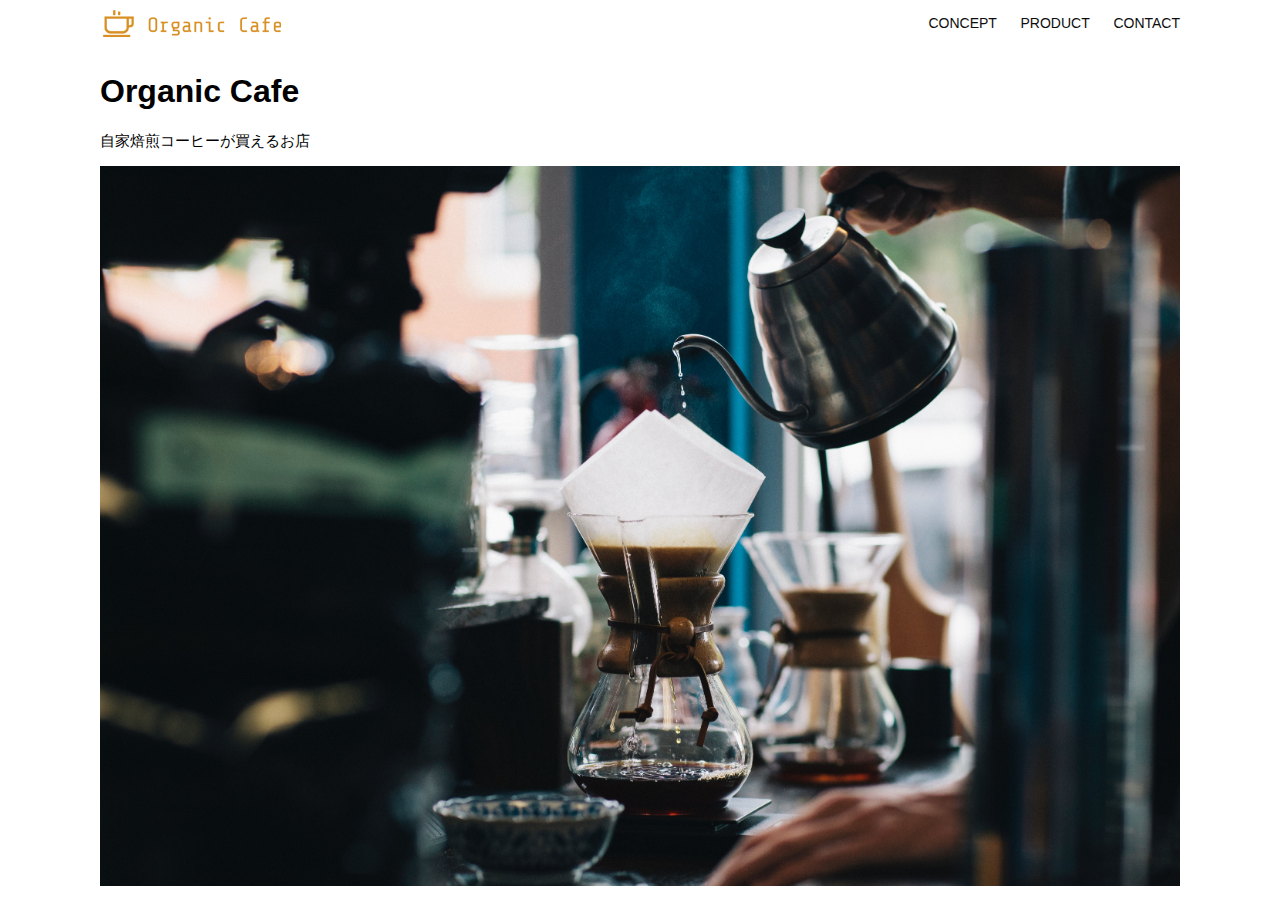
<file: kadai_013/index.html>
<!DOCTYPE html>
<html>
  <head>
    <title>Organic Cafe</title>
    <meta charset="UTF-8" />
    <meta
      name="description"
      content="自家焙煎のコーヒーがお家で楽しめるOrganic Cafe"
    />
    <meta name="viewport" content="width=device-width, initial-scale=1.0" />
    <link rel="stylesheet" href="style.css" />
  </head>
  <body>
    <!-- ヘッダー -->
    <header>
      <!-- ロゴ -->
      <a href="index.html" id="logo"
        ><img src="images/logo.png" alt="トップページに戻る"
      /></a>

      <!-- PC用ナビゲーション -->
      <nav id="nav-pc">
        <a href="index.html#concept">CONCEPT</a>
        <a href="index.html#product">PRODUCT</a>
        <a href="index.html#contact">CONTACT</a>
      </nav>

      <!-- スマホ用ナビゲーション -->
      <img src="images/button-menu.png" alt="ナビゲーションを開く" id="menu-sp" onclick="document.getElementById('nav-sp').style.display = 'block'">
      <nav id="nav-sp">
        <img src="images/button-close.png" alt="ナビゲーションを閉じる" id="close" onclick="document.getElementById('nav-sp').style.display = 'none'">
        <a href="index.html" id="logo-sp" onclick="document.getElementById('nav-sp').style.display = 'none'">
          <img src="images/logo-sp.png" alt="トップページに戻る"></a>
        <a href="index.html#concept" class="menu" onclick="document.getElementById('nav-sp').style.display = 'none'">CONCEPT</a>
        <a href="index.html#product" class="menu" onclick="document.getElementById('nav-sp').style.display = 'none'">PRODUCT</a>
        <a href="index.html#contact" class="menu" onclick="document.getElementById('nav-sp').style.display = 'none'">CONTACT</a>
      </nav>
    </header>
    <main>
      <article>
        <!-- メインビジュアル -->
        <section id="main-visual">
          <div id="main-message">
            <h1>Organic Cafe</h1>
            <p>自家焙煎コーヒーが買えるお店</p>
          </div>
          <img
            src="images/main-image.jpg"
            alt="コーヒーをハンドドリップで淹れる画像"
          />
        </section>
      </article>
    </main>
  </body>
</html>
</file>
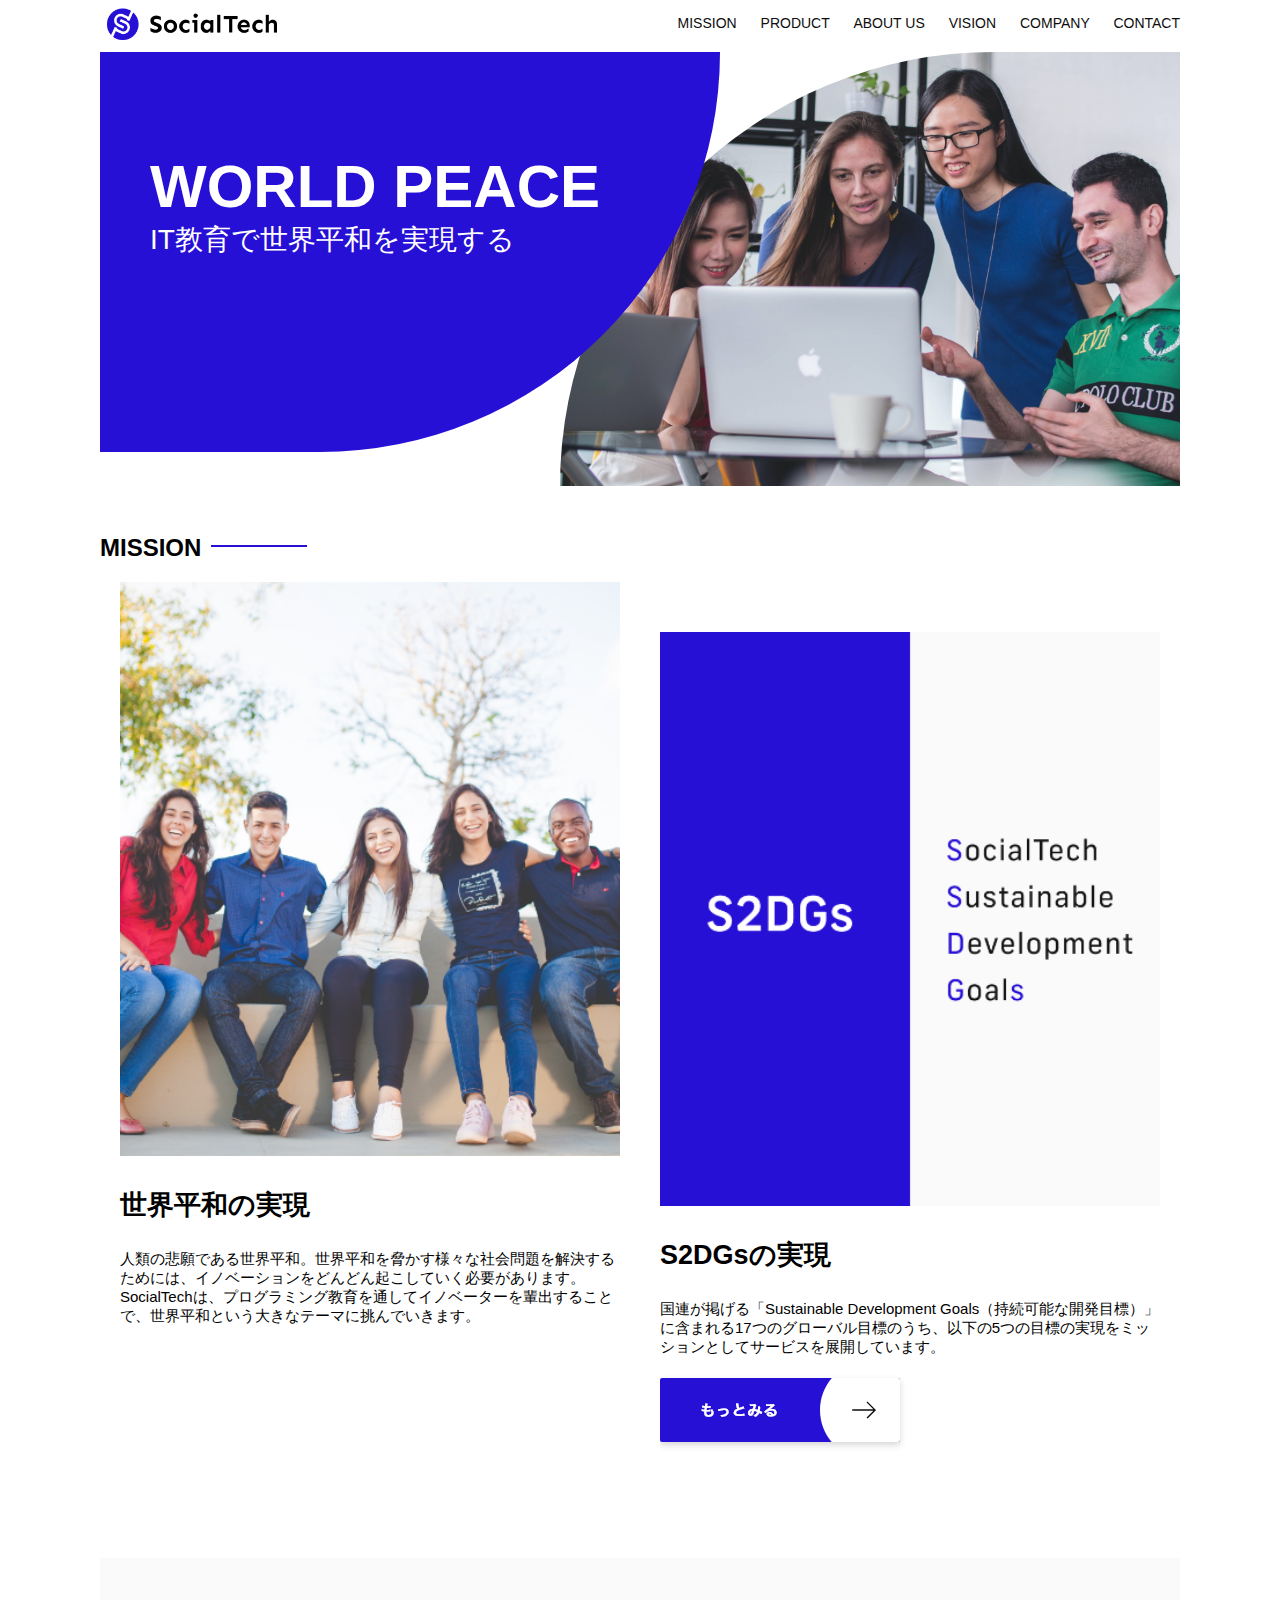
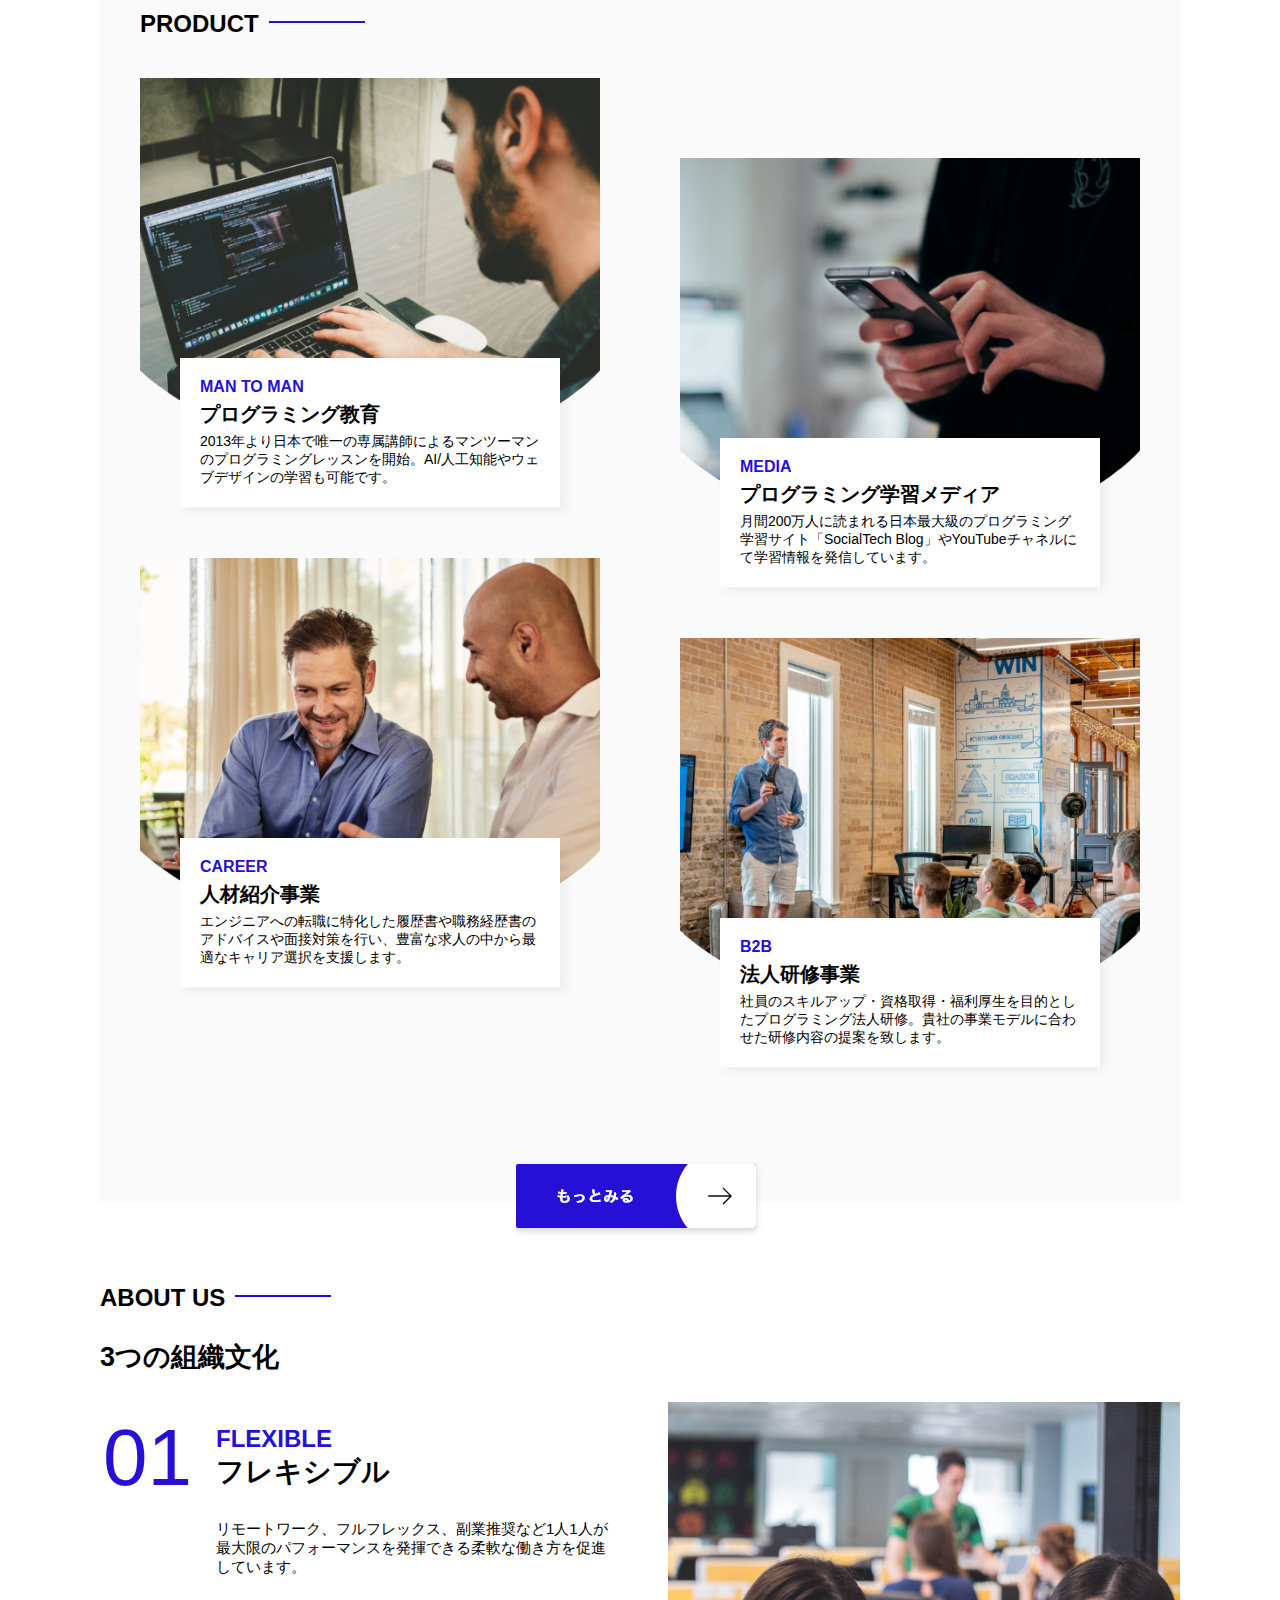
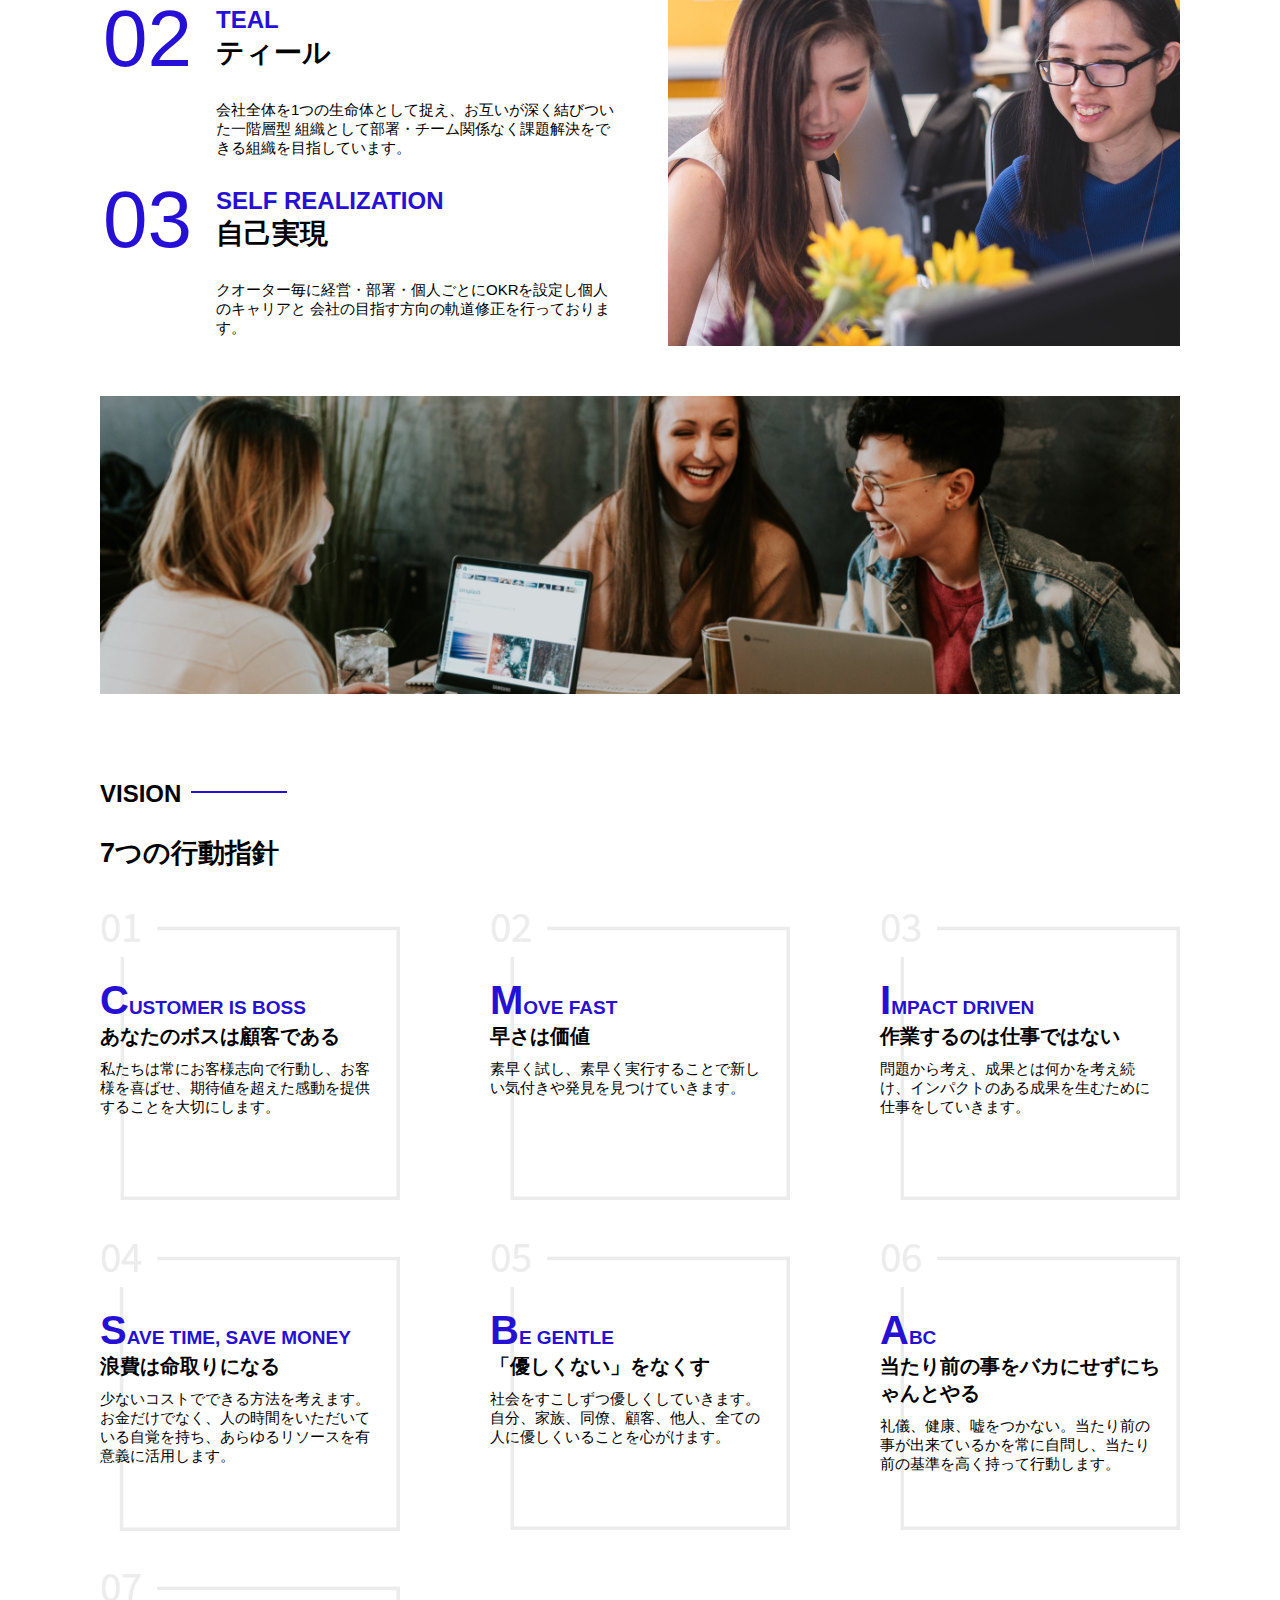
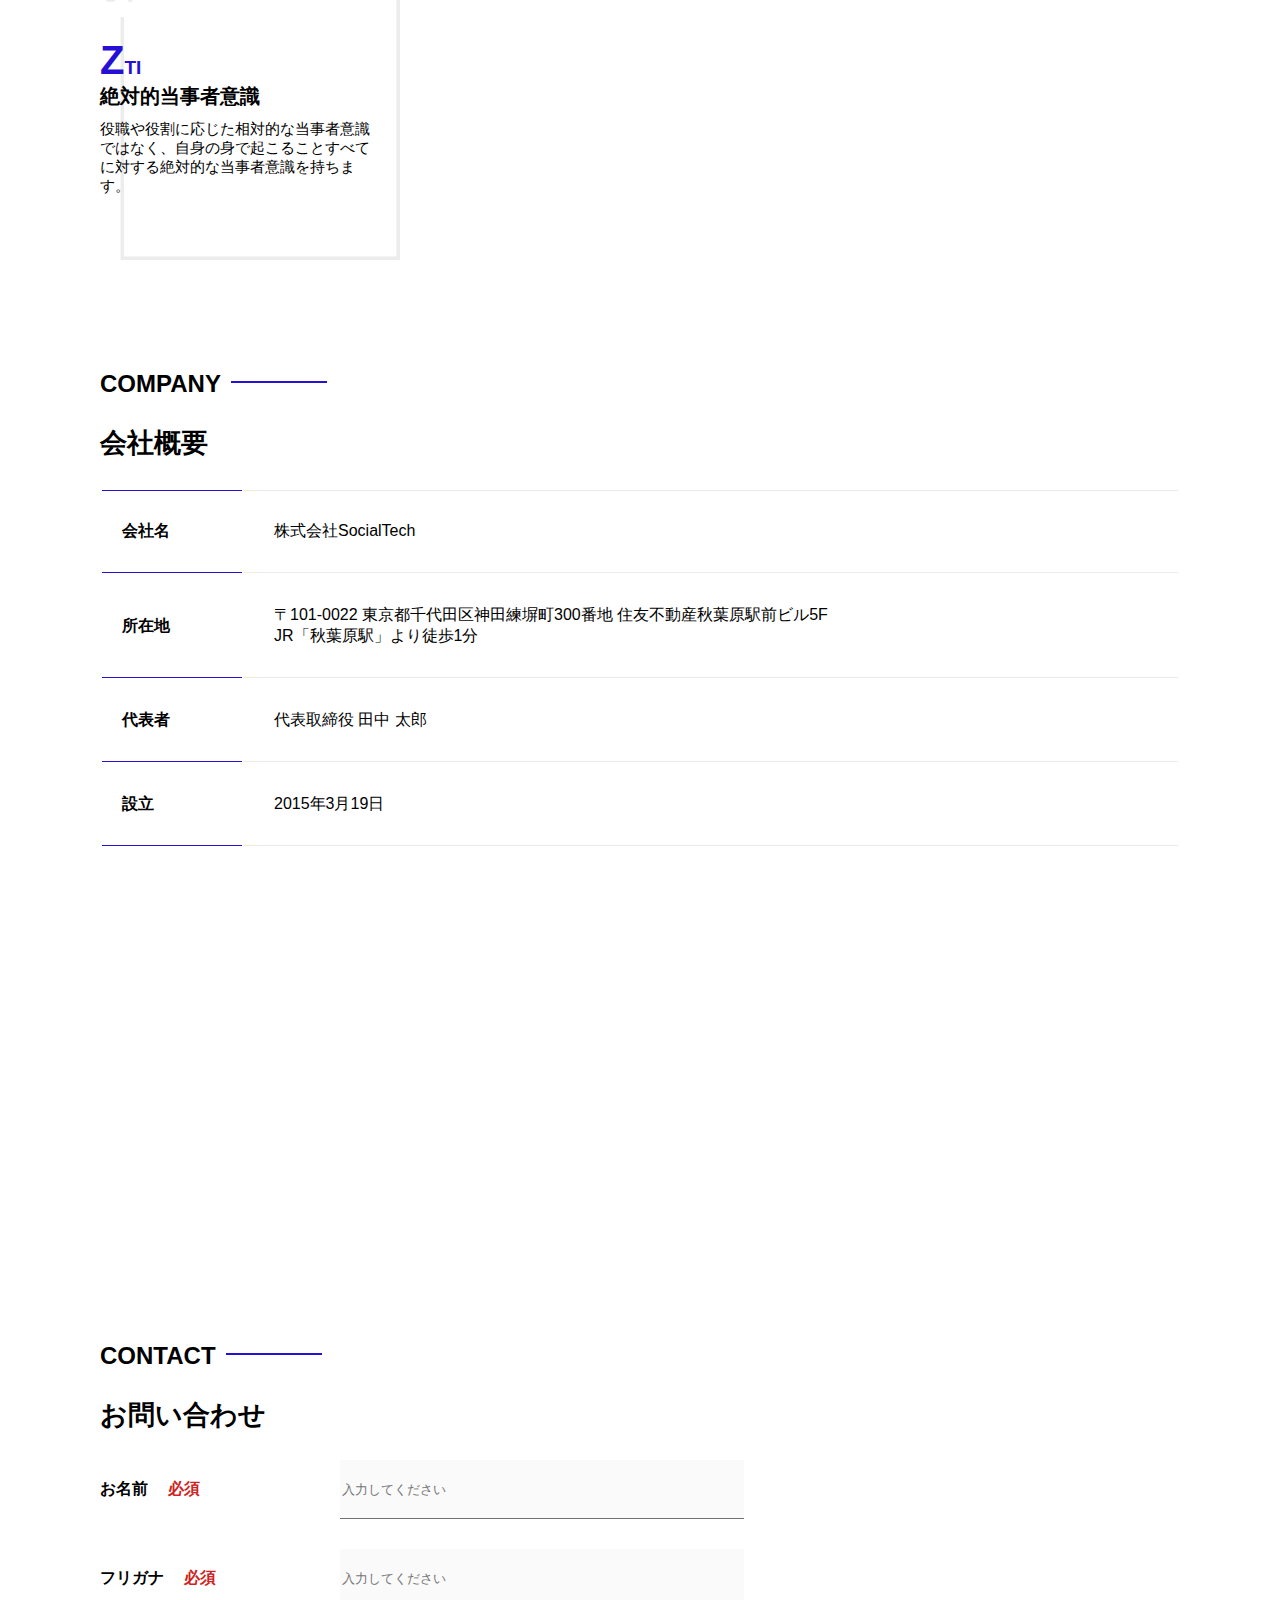
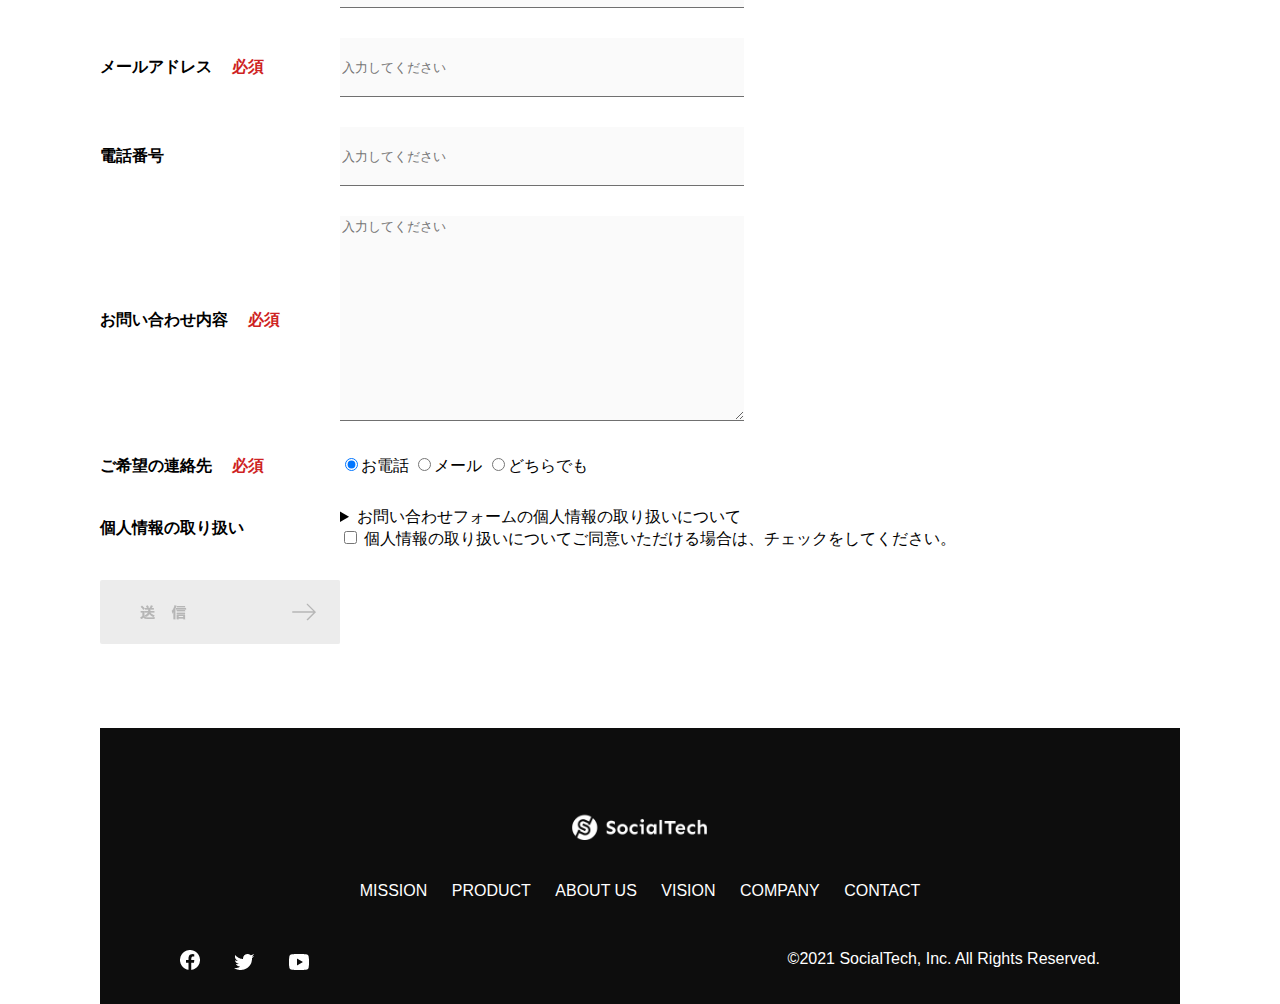
<file: kadai_tutorial_output/index.html>
<!DOCTYPE html>
<html>
  <head>
    <title>SocialTech</title>
    <meta charset="UTF-8">
    <meta name="description" content="SocialTechはEdTech業界のリーディングカンパニーを目指します。">
    <meta name="viewport" content="width=device-width, initial-scale=1.0">
    <link rel="stylesheet" href="style.css">
  </head>
  <body>
    <!-- ヘッダー -->
    <header>
      <!-- ロゴ -->
      <a href="index.html" id="logo"><img src="images/logo.png" alt="トップページに戻る"></a>

      <!-- PC用ナビゲーション -->
      <nav id="nav-pc">
        <a href="mission.html">MISSION</a>
        <a href="product.html">PRODUCT</a>
        <a href="index.html#aboutus">ABOUT US</a>
        <a href="index.html#vision">VISION</a>
        <a href="index.html#company">COMPANY</a>
        <a href="index.html#contact">CONTACT</a>
      </nav>
      <!-- スマホ用メニューボタン -->
      <img src="images/button-menu.png" alt="ナビゲーションを開く" id="menu-sp" onclick="document.getElementById('nav-sp').style.display = 'block'">
      <!-- スマホ用ナビゲーション -->
      <nav id="nav-sp">
        <img src="images/button-close.png" alt="ナビゲーションを閉じる" id="close" onclick="document.getElementById('nav-sp').style.display = 'none'">
        <a href="index.html" id="logo-sp" onclick="document.getElementById('nav-sp').style.display = 'none'"><img src="images/logo-sp.png" alt="トップページに戻る"></a>
        <a href="mission.html" onclick="document.getElementById('nav-sp').style.display = 'none'" class="menu">MISSION</a>
        <a href="product.html" onclick="document.getElementById('nav-sp').style.display = 'none'" class="menu">PRODUCT</a>
        <a href="index.html#aboutus" onclick="document.getElementById('nav-sp').style.display = 'none'" class="menu">ABOUT US</a>
        <a href="index.html#vision" onclick="document.getElementById('nav-sp').style.display = 'none'" class="menu">VISION</a>
        <a href="index.html#company" onclick="document.getElementById('nav-sp').style.display = 'none'" class="menu">COMPANY</a>
        <a href="index.html#contact" onclick="document.getElementById('nav-sp').style.display = 'none'" class="menu">CONTACT</a>
        <div id="sns">
          <a href="https://www.facebook.com/sejuku2013"><img src="images/button-facebook.png" alt="Facebookのリンク"></a>
          <a href="https://twitter.com/samuraijuku"><img src="images/button-twitter.png" alt="Twitterのリンク"></a>
          <a href="https://www.youtube.com/channel/UCCFOQO5aDK0xXam4cUQXT8g"><img src="images/button-youtube.png" alt="YouTubeのリンク"></a>
        </div>
      </nav>
    </header>
    <main>
      <article>
        <!-- メインビジュアル -->
        <section id="main-visual">
          <div id="main-message">
            <h1>WORLD PEACE</h1>
            <p>IT教育で世界平和を実現する</p>
          </div>
          <img src="images/index/index-main.png" alt="PCの周りに集まる多国籍の仲間たち">
        </section>
        <!-- ミッション -->
        <section id="mission">
          <h2 class="index-h2">MISSION</h2>
          <div id="mission-flex">
            <div>
              <img id="mission-photo" src="images/index/index-mission.png" alt="屋外のベンチで写真を撮影する多国籍の仲間たち">
              <h3>世界平和の実現</h3>
              <p>
                人類の悲願である世界平和。世界平和を脅かす様々な社会問題を解決するためには、イノベーションをどんどん起こしていく必要があります。SocialTechは、プログラミング教育を通してイノベーターを輩出することで、世界平和という大きなテーマに挑んでいきます。
              </p>
            </div>
            <div>
              <img id="s2dgs" src="images/index/s2dgs.png" alt="S2DGs">
              <h3>S2DGsの実現</h3>
              <p>国連が掲げる「Sustainable Development Goals（持続可能な開発目標）」に含まれる17つのグローバル目標のうち、以下の5つの目標の実現をミッションとしてサービスを展開しています。</p>
              <a href="mission.html">
                <img src="images/button-more.png" alt="もっとみる">
              </a>
            </div>
          </div>
        </section>
        <section id="product">
          <h2 class="index-h2">PRODUCT</h2>
          <div>
            <div id="product-left">
              <div>
                <img class="product-photo" src="images/index/index-mantoman.png" alt="PCでコードを書く男性">
                <div class="product-explain">
                  <span>MAN TO MAN</span>
                  <h3>プログラミング教育</h3>
                  <p>2013年より日本で唯一の専属講師によるマンツーマンのプログラミングレッスンを開始。AI/人工知能やウェブデザインの学習も可能です。</p>
                </div>
              </div>
              <div>
                <img class="product-photo" src="images/index/index-career.png" alt="笑顔で話し合う2人の男性">
                <div class="product-explain">
                  <span>CAREER</span>
                  <h3>人材紹介事業</h3>
                 <p>エンジニアへの転職に特化した履歴書や職務経歴書のアドバイスや面接対策を行い、豊富な求人の中から最適なキャリア選択を支援します。</p>
                </div>
              </div>
            </div>
            <div id="product-right">
              <div>
                <img class="product-photo" src="images/index/index-media.png" alt="スマートフォンを操作する人">
                <div class="product-explain">
                  <span>MEDIA</span>
                  <h3>プログラミング学習メディア</h3>
                  <p>月間200万人に読まれる日本最大級のプログラミング学習サイト「SocialTech Blog」やYouTubeチャネルにて学習情報を発信しています。</p>
                </div>
              </div>
              <div>
                <img class="product-photo" src="images/index/index-b2b.png" alt="講演中の男性とそれを聴く人々">
                <div class="product-explain">
                  <span>B2B</span>
                  <h3>法人研修事業</h3>
                  <p>社員のスキルアップ・資格取得・福利厚生を目的としたプログラミング法人研修。貴社の事業モデルに合わせた研修内容の提案を致します。</p>
                </div>
              </div>
            </div>
          </div>
          <div>
            <a id="product-more" href="product.html">
              <img src="images/button-more.png" alt="もっとみる">
            </a>
          </div>
        </section>

        <!-- ABOUT US -->
        <section id="aboutus">
          <h2 class="index-h2">ABOUT US</h2>
          <h3>3つの組織文化</h3>
          <div>
            <table class="culture-table">
              <tr>
                <td>
                  <span class="culture-num">01</span>
                </td>
                <td>
                  <span class="culture-en">FLEXIBLE</span>
                  <span class="culture-jp">フレキシブル</span>
                </td>
              </tr>
              <tr>
                <td>
                  <!-- 空のセル -->
                </td>
                <td>
                  <p class="culture-description">
                    リモートワーク、フルフレックス、副業推奨など1人1人が最大限のパフォーマンスを発揮できる柔軟な働き方を促進しています。
                  </p>
                </td>
              </tr>
              <tr>
                <td>
                  <span class="culture-num">02</span>
                </td>
                <td>
                  <span class="culture-en">TEAL</span>
                  <span class="culture-jp">ティール</span>
                </td>
              </tr>
              <tr>
                <td>
                  <!-- 空のセル -->
                </td>
                <td>
                  <p class="culture-description">
                    会社全体を1つの生命体として捉え、お互いが深く結びついた一階層型
                    組織として部署・チーム関係なく課題解決をできる組織を目指しています。
                  </p>
                </td>
              </tr>
              <tr>
                <td>
                  <span class="culture-num">03</span>
                </td>
                <td>
                  <span class="culture-en">SELF REALIZATION</span>
                  <span class="culture-jp">自己実現</span>
                </td>
              </tr>
              <tr>
                <td>
                  <!-- 空のセル -->
                </td>
                <td>
                  <p class="culture-description">
                    クオーター毎に経営・部署・個人ごとにOKRを設定し個人のキャリアと
                    会社の目指す方向の軌道修正を行っております。
                  </p>
                </td>
              </tr>
            </table>
            <img class="culture-img" src="images/index/index-aboutus1.png" alt="笑顔で話し合う2人の女性">
          </div>
          <img class="culture-img2" src="images/index/index-aboutus2.png" alt="笑顔で話し合う3人の男女">
        </section>
        <!-- VISION -->
        <section id="vision">
          <h2 class="index-h2">VISION</h2>
          <h3>7つの行動指針</h3>
          <div>
            <div class="vision-box">
              <img src="images/index/vision-01.png" alt="01">
              <div>
                <h4>CUSTOMER IS BOSS</h4>
                <h5>あなたのボスは顧客である</h5>
                <p>私たちは常にお客様志向で行動し、お客様を喜ばせ、期待値を超えた感動を提供することを大切にします。</p>
              </div>
            </div>
            <div class="vision-box">
              <img src="images/index/vision-02.png" alt="02">
              <div>
                <h4>MOVE FAST</h4>
                <h5>早さは価値</h5>
                <p>素早く試し、素早く実行することで新しい気付きや発見を見つけていきます。</p>
              </div>
            </div>
            <div class="vision-box">
              <img src="images/index/vision-03.png" alt="03">
              <div>
                <h4>IMPACT DRIVEN</h4>
                <h5>作業するのは仕事ではない</h5>
                <p>問題から考え、成果とは何かを考え続け、インパクトのある成果を生むために仕事をしていきます。</p>
              </div>
            </div>
            <div class="vision-box">
              <img src="images/index/vision-04.png" alt="04">
              <div>
                <h4>SAVE TIME, SAVE MONEY</h4>
                <h5>浪費は命取りになる</h5>
                <p>少ないコストでできる方法を考えます。お金だけでなく、人の時間をいただいている自覚を持ち、あらゆるリソースを有意義に活用します。</p>
              </div>
            </div>
            <div class="vision-box">
              <img src="images/index/vision-05.png" alt="05">
              <div>
                <h4>BE GENTLE</h4>
                <h5>「優しくない」をなくす</h5>
                <p>社会をすこしずつ優しくしていきます。自分、家族、同僚、顧客、他人、全ての人に優しくいることを心がけます。</p>
              </div>
            </div>
            <div class="vision-box">
              <img src="images/index/vision-06.png" alt="06">
              <div>
                <h4>ABC</h4>
                <h5>当たり前の事をバカにせずにちゃんとやる</h5>
                <p>礼儀、健康、嘘をつかない。当たり前の事が出来ているかを常に自問し、当たり前の基準を高く持って行動します。</p>
              </div>
            </div>
            <div class="vision-box">
              <img src="images/index/vision-07.png" alt="07">
              <div>
                <h4>ZTI</h4>
                <h5>絶対的当事者意識</h5>
                <p>役職や役割に応じた相対的な当事者意識ではなく、自身の身で起こることすべてに対する絶対的な当事者意識を持ちます。</p>
              </div>
            </div>
          </div>
        </section>
        <!-- COMPANY -->
        <section id="company">
          <h2 class="index-h2">COMPANY</h2>
          <h3>会社概要</h3>
          <table id="company-table">
            <tr>
              <th class="tableheader-first">会社名</th>
              <td class="cell-first">株式会社SocialTech</td>
            </tr>
            <tr>
              <th class="tableheader">所在地</th>
              <td class="cell">〒101-0022 東京都千代田区神田練塀町300番地 住友不動産秋葉原駅前ビル5F
                <br>JR「秋葉原駅」より徒歩1分
              </td>
            </tr>
            <tr>
              <th class="tableheader">代表者</th>
              <td class="cell">代表取締役 田中 太郎</td>
            </tr>
              <th class="tableheader">設立</th>
              <td class="cell">2015年3月19日</td>
          </table>
          <iframe
            src="https://www.google.com/maps/embed?pb=!1m18!1m12!1m3!1d3240.068855133681!2d139.77207767578852!3d35.69992317258122!2m3!1f0!2f0!3f0!3m2!1i1024!2i768!4f13.1!3m3!1m2!1s0x60188fee13660e23%3A0x77137876edf742ac!2z5L2P5Y-L5LiN5YuV55Sj56eL6JGJ5Y6f6aeF5YmN44OT44Or!5e0!3m2!1sja!2sjp!4v1713097064499!5m2!1sja!2sjp" width="600" height="450" style="border:0;" allowfullscreen="" loading="lazy" referrerpolicy="no-referrer-when-downgrade"
            style="border: 0;" allowfullscreen="" loading="lazy">
          </iframe>
        </section>
        <!-- お問い合わせフォーム -->
        <section id="contact">
          <h2 class="index-h2">CONTACT</h2>
          <h3>お問い合わせ</h3>
          <form>
            <div>
              <div class="contact-heading">
                <label class="contact-label">お名前<span class="contact-span">必須</span></label>
              </div>
              <div>
                <input type="text" name="name" placeholder="入力してください" class="contact-textbox">
              </div>
            </div>
            <div>
              <div class="contact-heading">
                <label class="contact-label">フリガナ<span class="contact-span">必須</span></label>
              </div>
              <div>
                <input type="text" name="hurigana" placeholder="入力してください" class="contact-textbox">
              </div>
            </div>
            <div>
              <div class="contact-heading">
                <label class="contact-label">メールアドレス<span class="contact-span">必須</span></label>
              </div>
              <div>
                <input type="text" name="email" placeholder="入力してください" class="contact-textbox">
              </div>
            </div>
            <div>
              <div class="contact-heading">
                <label class="contact-label">電話番号</label>
              </div>
              <div>
                <input type="text" name="tel" placeholder="入力してください" class="contact-textbox">
              </div>
            </div>
            <div>
              <div class="contact-heading">
                <label class="contact-label">お問い合わせ内容<span class="contact-span">必須</span></label>
              </div>
              <div>
                <textarea class="contact-textarea" placeholder="入力してください" name="message"></textarea>
              </div>
            </div>
            <div>
              <div class="contact-heading">
                <label class="contact-label">ご希望の連絡先<span class="contact-span">必須</span></label>
              </div>
              <div>
                <input class="radiobutton" type="radio" value="tel" name="contact" checked><label>お電話</label>
                <input class="radiobutton" type="radio" value="mail" name="contact"><label>メール</label>
                <input class="radiobutton" type="radio" value="both" name="contact"><label>どちらでも</label>
              </div>
            </div>
            <div>
              <div class="contact-heading">
                <label class="contact-label">個人情報の取り扱い</label>
              </div>
              <div>
                <details>
                  <summary>お問い合わせフォームの個人情報の取り扱いについて</summary>
                  <div>
                    <span>１．組織の名称又は氏名</span><br>
                    株式会社SocialTech<br><br>
                    <span>２．個人情報保護管理者（若しくはその代理人）の氏名又は職名、所属及び連絡先
                    鈴木 一郎 コーポレート部</span><br>
                    メールアドレス：samurai@example.com<br>
                    TEL：03-1234-5678<br>
                    <span>３．個人情報の利用目的</span><br>
                    ・本サービス及び本サービスに関連する情報の提供又はそれらに関する連絡のため<br>
                    ・ユーザーの本人確認のため<br>
                    ・当社サービスのご案内のため<br>
                    ・当社の商品等の広告または宣伝（電子メールによるものを含むものとします。）<br><br>
                    <span>４．個人情報の取り扱い業務の委託</span><br>
                    個人情報の取扱業務の全部または一部を外部に業務委託する場合があります。<br>
                    その際、弊社は、個人情報を適切に保護できる管理体制を敷き実行していることを条件として<br>
                    委託先を厳選したうえで、機密保持契約を委託先と締結し、お客様の個人情報を厳密に管理させます。<br><br>
                    <span>５．個人情報の開示等の請求</span><br>
                    お客様は、弊社に対してご自身の個人情報の開示等（利用目的の通知、開示、内容の訂正・追加・削除、利用の停止または消去、第三者への提供の停止）に関して、当社問合わせ窓口に申し出ることができます。<br>
                    その際、弊社はお客様ご本人を確認させていただいたうえで、合理的な期間内に対応いたします。<br><br>
                    なお、個人情報に関する弊社問合わせ先は、次の通りです。<br><br>
                    株式会社SocialTech　個人情報問合せ窓口<br>
                    〒101-0022 東京都千代田区神田練塀町300番地 住友不動産秋葉原駅前ビル5F<br>
                    メールアドレス：samurai@example.com　TEL：03-1234-5678<br><br>
                    <span>６．個人情報を提供されることの任意性について</span><br><br>
                    お客様がご自身の個人情報を弊社に提供されるか否かは、お客様のご判断によりますが、もしご提供されない場合には、適切なサービスが提供できない場合がありますので予めご了承ください。
                  </div>
                </details>
                <input type="checkbox" name="agree">
                <span>個人情報の取り扱いについてご同意いただける場合は、チェックをしてください。</span>
              </div>
            </div>
            <input type="image" src="images/button-submit.png" alt="送信する">
          </form>
        </section>
      </article>
      <footer>
        <div id="footer-logo">
          <img src="images/logo-sp.png" alt="SocialTech">
        </div>
        <div id="footer-link">
          <a href="mission.html">MISSION</a>
          <a href="product.html">PRODUCT</a>
          <a href="index.html#aboutus">ABOUT US</a>
          <a href="index.html#vision">VISION</a>
          <a href="index.html#company">COMPANY</a>
          <a href="index.html#contact">CONTACT</a>
        </div>
        <div id="sns-footer">
          <a href="https://www.facebook.com/sejuku2013"><img src="images/button-facebook.png" alt="Facebookのリンク"></a>
          <a href="https://twitter.com/samuraijuku"><img src="images/button-twitter.png" alt="Twitterのリンク"></a>
          <a href="https://www.youtube.com/channel/UCCFOQO5aDK0xXam4cUQXT8g"><img src="images/button-youtube.png" alt="YouTubeのリンク"></a>
          <span id="copyright">&copy;2021 SocialTech, Inc. All Rights Reserved. </span>
        </div>
      </footer>
    </main>
  </body>
</html>
</file>
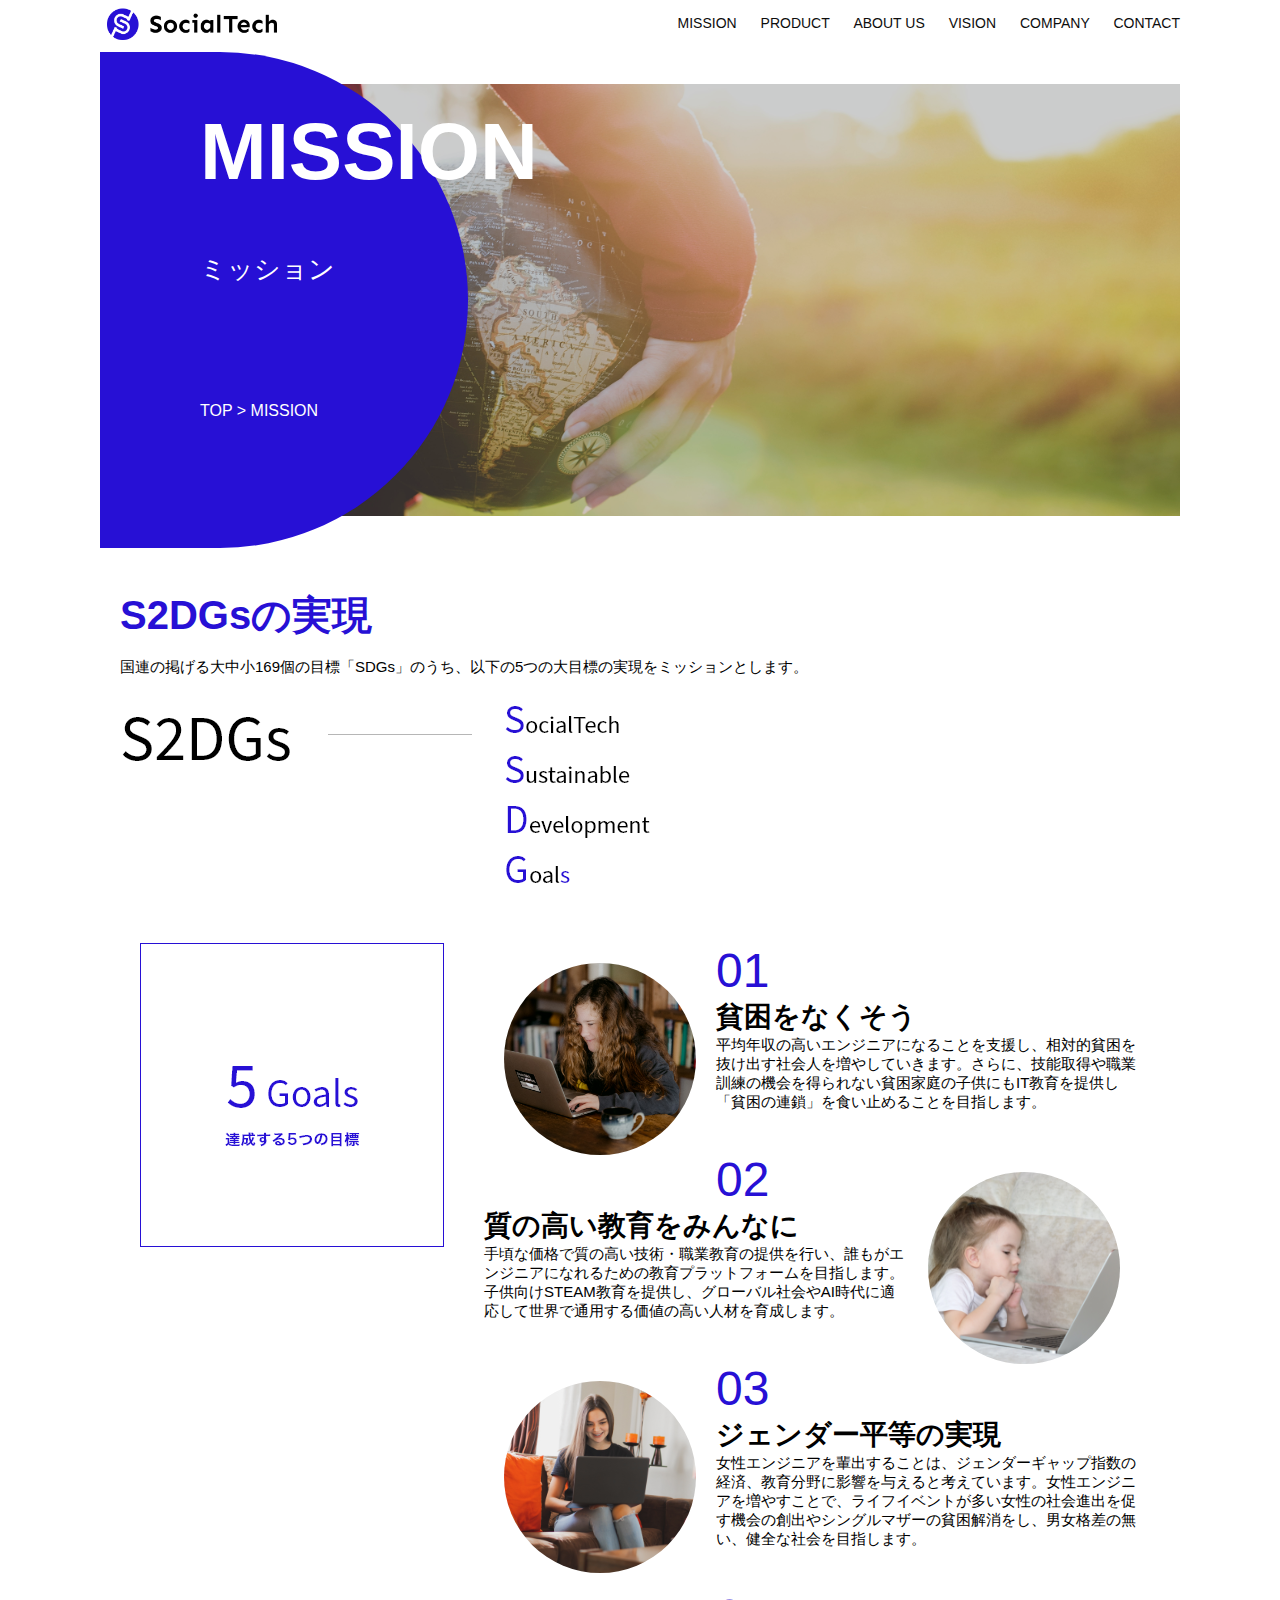
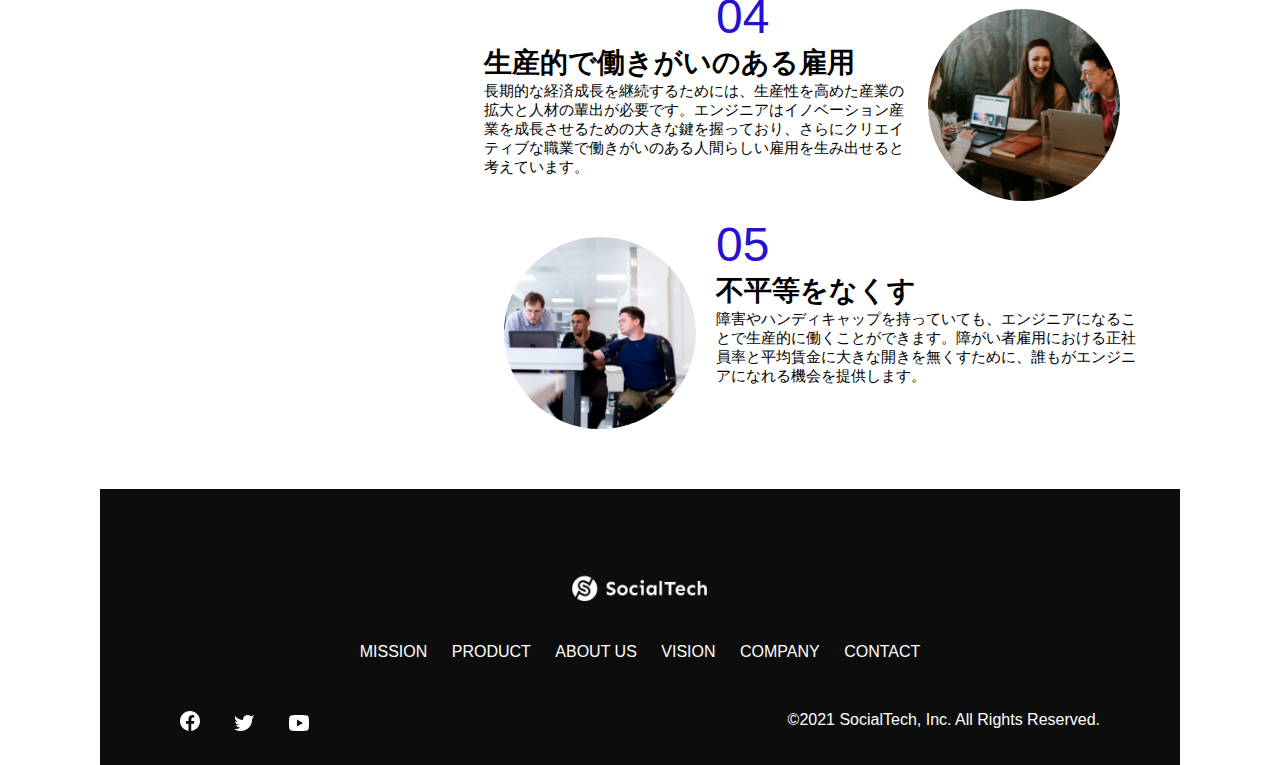
<file: kadai_tutorial_output/mission.html>
<!DOCTYPE html>
<html lang="jp">
<head>
  <meta charset="UTF-8">
  <meta name="description" content="SocialTechが目指す5つの目標（S2DGs）を紹介します">
  <meta name="viewport" content="width=device-width, initial-scale=1.0">
  <title>SocialTech - MISSION ミッション -</title>
  <link rel="stylesheet" href="style.css">
</head>
<body>
  <!-- ヘッダー -->
  <header>
    <!-- ロゴ -->
    <a href="index.html" id="logo"><img src="images/logo.png" alt="トップページに戻る"></a>

    <!-- PC用ナビゲーション -->
    <nav id="nav-pc">
      <a href="mission.html">MISSION</a>
      <a href="product.html">PRODUCT</a>
      <a href="index.html#aboutus">ABOUT US</a>
      <a href="index.html#vision">VISION</a>
      <a href="index.html#company">COMPANY</a>
      <a href="index.html#contact">CONTACT</a>
    </nav>
    
    <!-- スマホ用メニューボタン -->
    <img src="images/button-menu.png" alt="ナビゲーションを開く" id="menu-sp" onclick="document.getElementById('nav-sp').style.display = 'block'">

    <!-- スマホ用ナビゲーション -->
    <nav id="nav-sp">
      <img src="images/button-close.png" alt="ナビゲーションを閉じる" id="close" onclick="document.getElementById('nav-sp').style.display = 'none'">
      <a href="index.html" id="logo-sp" onclick="document.getElementById('nav-sp').style.display = 'none'">
        <img src="images/logo-sp.png" alt="トップページに戻る"></a>
      <a href="mission.html" class="menu" onclick="document.getElementById('nav-sp').style.display = 'none'">MISSION</a>
      <a href="product.html" class="menu" onclick="document.getElementById('nav-sp').style.display = 'none'">PRODUCT</a>
      <a href="index.html#aboutus" class="menu" onclick="document.getElementById('nav-sp').style.display = 'none'">ABOUT US</a>
      <a href="index.html#vision" class="menu" onclick="document.getElementById('nav-sp').style.display = 'none'">VISION</a>
      <a href="index.html#company" class="menu" onclick="document.getElementById('nav-sp').style.display = 'none'">COMPANY</a>
      <a href="index.html#contact" class="menu" onclick="document.getElementById('nav-sp').style.display = 'none'">CONTACT</a>
      <div id="sns">
        <a href="https://www.facebook.com/sejuku2013"><img src="images/button-facebook.png" alt="Facebookのリンク"></a>
        <a href="https://twitter.com/samuraijuku"><img src="images/button-twitter.png" alt="Twitterのリンク"></a>
        <a href="https://www.youtube.com/channel/UCCFOQO5aDK0xXam4cUQXT8g"><img src="images/button-youtube.png" alt="YouTubeのリンク"></a>
      </div>
    </nav>
  </header>
  <main>
    <article>
      <section id="mission-main">
        <div id="mission-title">
          <h1>MISSION</h1>
          <span>ミッション</span>
          <div>TOP > MISSION</div>
        </div>
      </section>
      <section id="mission-s2dgs">
        <h2 class="mission-h2">S2DGsの実現</h2>
        <p>国連の掲げる大中小169個の目標「SDGs」のうち、以下の5つの大目標の実現をミッションとします。</p>
        <img src="images/mission/mission-s2dgs.png" alt="S2DGs">
      </section>
      <section id="mission-5goals">
        <div>
          <img src="images/mission/mission-5goals.png" alt="5Goals" id="s2dgs-image">
        </div>
        <div>
          <div>
            <img src="images/mission/mission-5goals01.png" alt="PCを操作する女の子" class="fivegoals-image-left">
            <span class="fivegoals-number">01</span>
            <h3 class="fivegoals-h3">貧困をなくそう</h3>
            <p class="fivegoals-p">
              平均年収の高いエンジニアになることを支援し、相対的貧困を抜け出す社会人を増やしていきます。さらに、技能取得や職業訓練の機会を得られない貧困家庭の子供にもIT教育を提供し「貧困の連鎖」を食い止めることを目指します。
            </p>
          </div>

          <div>
            <img src="images/mission/mission-5goals02.png" alt="PCを見つめる小さい女の子" class="fivegoals-image-right">
            <span class="fivegoals-number">02</span>
            <h3 class="fivegoals-h3">質の高い教育をみんなに</h3>
            <p class="fivegoals-p">
              手頃な価格で質の高い技術・職業教育の提供を行い、誰もがエンジニアになれるための教育プラットフォームを目指します。子供向けSTEAM教育を提供し、グローバル社会やAI時代に適応して世界で通用する価値の高い人材を育成します。
            </p>
          </div>

          <div>
            <img src="images/mission/mission-5goals03.png" alt="PCを操作する女性" class="fivegoals-image-left">
            <span class="fivegoals-number">03</span>
            <h3 class="fivegoals-h3">ジェンダー平等の実現</h3>
            <p class="fivegoals-p">
              女性エンジニアを輩出することは、ジェンダーギャップ指数の経済、教育分野に影響を与えると考えています。女性エンジニアを増やすことで、ライフイベントが多い女性の社会進出を促す機会の創出やシングルマザーの貧困解消をし、男女格差の無い、健全な社会を目指します。
            </p>
          </div>

          <div>
            <img src="images/mission/mission-5goals04.png" alt="笑顔で話し合う3人の男女" class="fivegoals-image-right">
            <span class="fivegoals-number">04</span>
            <h3 class="fivegoals-h3">生産的で働きがいのある雇用</h3>
            <p class="fivegoals-p">
              長期的な経済成長を継続するためには、生産性を高めた産業の拡大と人材の輩出が必要です。エンジニアはイノベーション産業を成長させるための大きな鍵を握っており、さらにクリエイティブな職業で働きがいのある人間らしい雇用を生み出せると考えています。
            </p>
          </div>

          <div>
            <img src="images/mission/mission-5goals05.png" alt="障害を持つ男性が生き生きと働く様子" class="fivegoals-image-left">
            <span class="fivegoals-number">05</span>
            <h3 class="fivegoals-h3">不平等をなくす</h3>
            <p class="fivegoals-p">
              障害やハンディキャップを持っていても、エンジニアになることで生産的に働くことができます。障がい者雇用における正社員率と平均賃金に大きな開きを無くすために、誰もがエンジニアになれる機会を提供します。
            </p>
          </div>
        </div>
      </section>
    </article>
    <footer>
      <div id="footer-logo">
        <img src="images/logo-sp.png" alt="SocialTech">
      </div>
      <div id="footer-link">
        <a href="mission.html">MISSION</a>
        <a href="product.html">PRODUCT</a>
        <a href="index.html#aboutus">ABOUT US</a>
        <a href="index.html#vision">VISION</a>
        <a href="index.html#company">COMPANY</a>
        <a href="index.html#contact">CONTACT</a>
      </div>
      <div id="sns-footer">
        <a href="https://www.facebook.com/sejuku2013"><img src="images/button-facebook.png" alt="Facebookのリンク"></a>
        <a href="https://twitter.com/samuraijuku"><img src="images/button-twitter.png" alt="Twitterのリンク"></a>
        <a href="https://www.youtube.com/channel/UCCFOQO5aDK0xXam4cUQXT8g"><img src="images/button-youtube.png" alt="YouTubeのリンク"></a>
        <span id="copyright">&copy;2021 SocialTech, Inc. All Rights Reserved. </span>
      </div>
    </footer>
  </main>
</body>
</html>
</file>
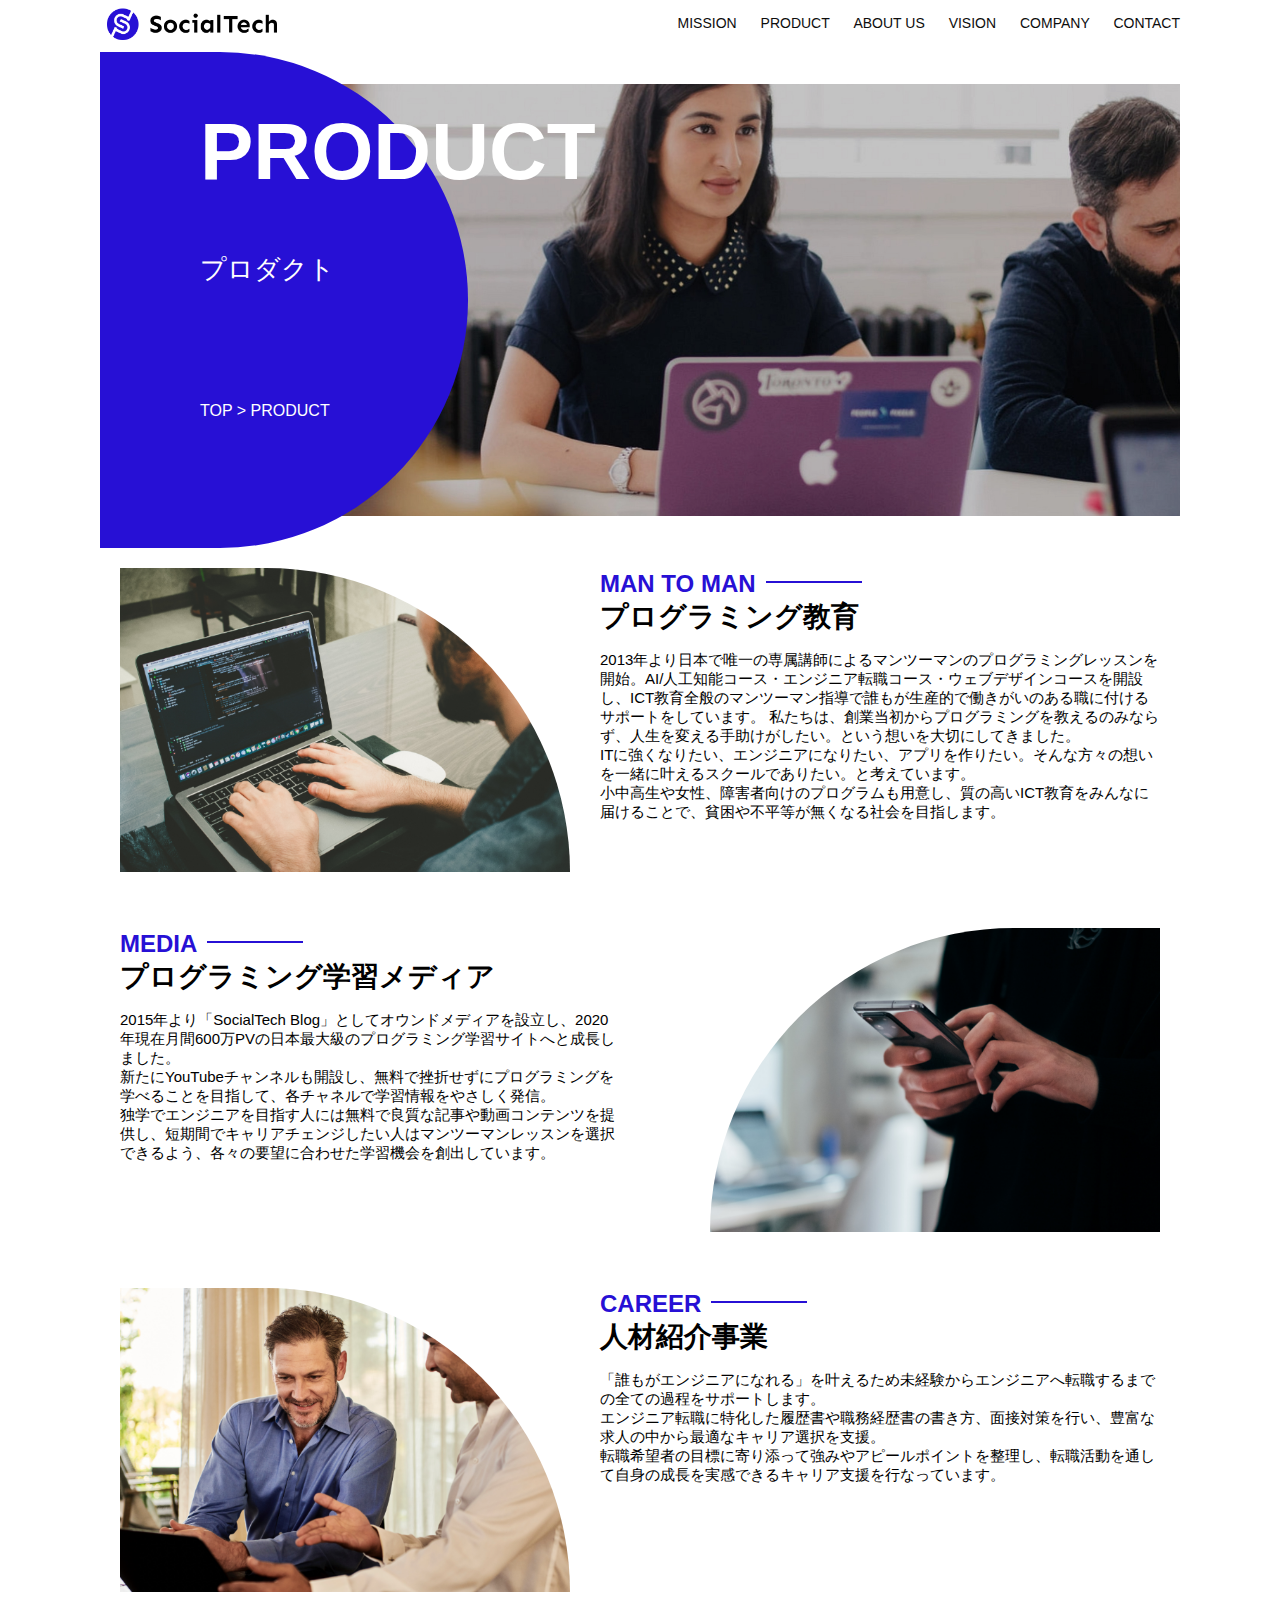
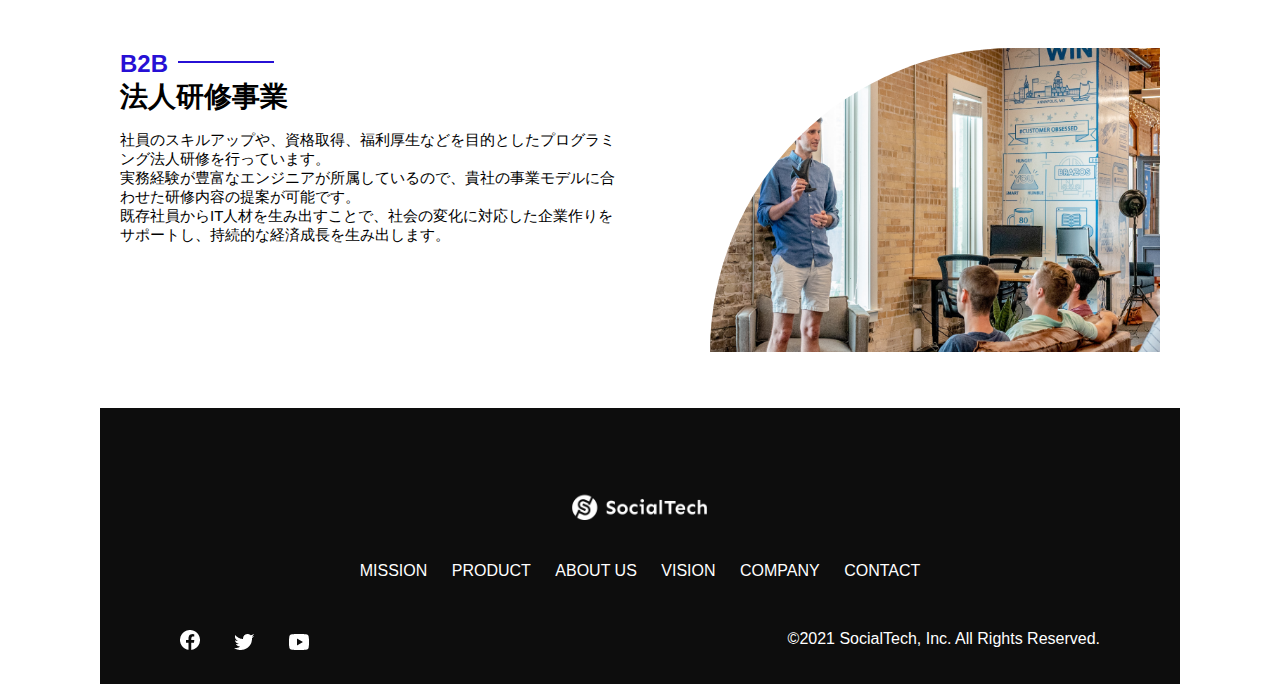
<file: kadai_tutorial_output/product.html>
<!DOCTYPE html>
<html lang="jp">
  <head>
    <title>SocialTech -PRODUCT プロダクト-</title>
    <meta charset="UTF-8">
    <meta name="description" content="SocialTechの4つのプロダクトを紹介します">
    <meta name="viewport" content="width=device-width, initial-scale=1.0">
    <link rel="stylesheet" href="style.css">
  </head>
  <body>
    <!-- ヘッダー -->
    <header>
      <!-- ロゴ -->
      <a href="index.html" id="logo"><img src="images/logo.png" alt="トップページに戻る"></a>

      <!-- PC用ナビゲーション -->
      <nav id="nav-pc">
        <a href="mission.html">MISSION</a>
        <a href="product.html">PRODUCT</a>
        <a href="index.html#aboutus">ABOUT US</a>
        <a href="index.html#vision">VISION</a>
        <a href="index.html#company">COMPANY</a>
        <a href="index.html#contact">CONTACT</a>
      </nav>
      <!-- スマホ用メニューボタン -->
      <img src="images/button-menu.png" alt="ナビゲーションを開く" id="menu-sp" onclick="document.getElementById('nav-sp').style.display = 'block'">
      <!-- スマホ用ナビゲーション -->
      <nav id="nav-sp">
        <img src="images/button-close.png" alt="ナビゲーションを閉じる" id="close" onclick="document.getElementById('nav-sp').style.display = 'none'">
        <a href="index.html" id="logo-sp" onclick="document.getElementById('nav-sp').style.display = 'none'"><img src="images/logo-sp.png" alt="トップページに戻る"></a>
        <a href="mission.html" onclick="document.getElementById('nav-sp').style.display = 'none'" class="menu">MISSION</a>
        <a href="product.html" onclick="document.getElementById('nav-sp').style.display = 'none'" class="menu">PRODUCT</a>
        <a href="index.html#aboutus" onclick="document.getElementById('nav-sp').style.display = 'none'" class="menu">ABOUT US</a>
        <a href="index.html#vision" onclick="document.getElementById('nav-sp').style.display = 'none'" class="menu">VISION</a>
        <a href="index.html#company" onclick="document.getElementById('nav-sp').style.display = 'none'" class="menu">COMPANY</a>
        <a href="index.html#contact" onclick="document.getElementById('nav-sp').style.display = 'none'" class="menu">CONTACT</a>
        <div id="sns">
          <a href="https://www.facebook.com/sejuku2013"><img src="images/button-facebook.png" alt="Facebookのリンク"></a>
          <a href="https://twitter.com/samuraijuku"><img src="images/button-twitter.png" alt="Twitterのリンク"></a>
          <a href="https://www.youtube.com/channel/UCCFOQO5aDK0xXam4cUQXT8g"><img src="images/button-youtube.png" alt="YouTubeのリンク"></a>
        </div>
      </nav>
    </header>
    <main>
      <article>
        <section id="product-main">
          <div id="product-title">
            <h1>PRODUCT</h1>
            <span>プロダクト</span>
            <div>TOP > PRODUCT</div>
          </div>
        </section>
        <section class="product-section1">
          <img src="images/product/product-mantoman.png" alt="PCでコードを書く男性">
          <div>
            <h2 class="product-h2">MAN TO MAN</h2>
            <h3 class="product-h3">プログラミング教育</h3>
            <p>
              2013年より日本で唯一の専属講師によるマンツーマンのプログラミングレッスンを開始。AI/人工知能コース・エンジニア転職コース・ウェブデザインコースを開設し、ICT教育全般のマンツーマン指導で誰もが生産的で働きがいのある職に付けるサポートをしています。
              私たちは、創業当初からプログラミングを教えるのみならず、人生を変える手助けがしたい。という想いを大切にしてきました。<br>ITに強くなりたい、エンジニアになりたい、アプリを作りたい。そんな方々の想いを一緒に叶えるスクールでありたい。と考えています。<br>小中高生や女性、障害者向けのプログラムも用意し、質の高いICT教育をみんなに届けることで、貧困や不平等が無くなる社会を目指します。
            </p>
          </div>
        </section>
        <section class="product-section2">
          <div>
            <h2 class="product-h2">MEDIA</h2>
            <h3 class="product-h3">プログラミング学習メディア</h3>
            <p>
              2015年より「SocialTech Blog」としてオウンドメディアを設立し、2020年現在月間600万PVの日本最大級のプログラミング学習サイトへと成長しました。<br>新たにYouTubeチャンネルも開設し、無料で挫折せずにプログラミングを学べることを目指して、各チャネルで学習情報をやさしく発信。<br>独学でエンジニアを目指す人には無料で良質な記事や動画コンテンツを提供し、短期間でキャリアチェンジしたい人はマンツーマンレッスンを選択できるよう、各々の要望に合わせた学習機会を創出しています。
            </p>
          </div>
          <img src="images/product/product-media.png" alt="スマートフォンを操作する人">
        </section>
        <section class="product-section1">
          <img src="images/product/product-career.png" alt="笑顔で話し合う2人の男性">
          <div>
            <h2 class="product-h2">CAREER</h2>
            <h3 class="product-h3">人材紹介事業</h3>
            <p>
              「誰もがエンジニアになれる」を叶えるため未経験からエンジニアへ転職するまでの全ての過程をサポートします。<br>エンジニア転職に特化した履歴書や職務経歴書の書き方、面接対策を行い、豊富な求人の中から最適なキャリア選択を支援。<br>転職希望者の目標に寄り添って強みやアピールポイントを整理し、転職活動を通して自身の成長を実感できるキャリア支援を行なっています。<br>
            </p>
          </div>
        </section>
        <section class="product-section2">
          <div>
            <h2 class="product-h2">B2B</h2>
            <h3 class="product-h3">法人研修事業</h3>
            <p>
              社員のスキルアップや、資格取得、福利厚生などを目的としたプログラミング法人研修を行っています。<br>実務経験が豊富なエンジニアが所属しているので、貴社の事業モデルに合わせた研修内容の提案が可能です。<br>既存社員からIT人材を生み出すことで、社会の変化に対応した企業作りをサポートし、持続的な経済成長を生み出します。
            </p>
          </div>
          <img src="images/product/product-b2b.png" alt="講演中の男性とそれを聴く人々">
        </section>
      </article>
      <footer>
        <div id="footer-logo">
          <img src="images/logo-sp.png" alt="SocialTech">
        </div>
        <div id="footer-link">
          <a href="mission.html">MISSION</a>
          <a href="product.html">PRODUCT</a>
          <a href="index.html#aboutus">ABOUT US</a>
          <a href="index.html#vision">VISION</a>
          <a href="index.html#company">COMPANY</a>
          <a href="index.html#contact">CONTACT</a>
        </div>
        <div id="sns-footer">
          <a href="https://www.facebook.com/sejuku2013"><img src="images/button-facebook.png" alt="Facebookのリンク"></a>
          <a href="https://twitter.com/samuraijuku"><img src="images/button-twitter.png" alt="Twitterのリンク"></a>
          <a href="https://www.youtube.com/channel/UCCFOQO5aDK0xXam4cUQXT8g"><img src="images/button-youtube.png" alt="YouTubeのリンク"></a>
          <span id="copyright">&copy;2021 SocialTech, Inc. All Rights Reserved. </span>
        </div>
      </footer>
    </main>
</body>
</html>
</file>
<file: kadai_013/style.css>
/* PC、スマホ共通スタイル */
body {
  font-family: "Source Sans Pro", "Hiragino Kaku Gothic ProN", Meiryo, Arial,
    sans-serif;
}

p {
  font-size: 15px;
}

#main-visual>img {
  width: 100%;
}

/*================
PC用のスタイル 
=================*/
@media screen and (min-width: 768px) {
  /* 横幅設定 */
  body {
    max-width: 1080px;
    min-width: 960px;
    margin: 0 auto 0 auto;
  }

  /* ヘッダー */
  header {
    display: flex;
    justify-content: space-between;
  }

  /* ナビゲーションのレイアウト */
  #nav-pc {
    text-align: right;
    font-size: 14px;
    padding-top: 15px;
  }

  /* ナビゲーションのリンクの装飾設定 */
  #nav-pc>a {
    text-decoration: none;
    margin-left: 20px;
  }

  #nav-pc>a:link {
    color: #0d0d0d;
  }

  #nav-pc>a:visited {
    color: #0d0d0d;
  }

  #nav-pc>a:hover {
    color: #0d0d0d;
    text-decoration: underline;
  }

  #nav-pc>a:active {
    color: #0d0d0d;
  }
  
  #menu-sp {
    display: none;
  }
  #nav-sp {
    display: none;
  }
}

/*================
スマホ用のスタイル 
=================*/
@media screen and (max-width: 767px) {
  body {
    min-width: 375px;
    margin: 0;
  }
  #nav-pc {
    display: none;
  }
  #menu-sp {
    float: right;
    padding: 0;
  }
  #nav-sp {
    background-color: #ce933e;
    position: absolute;
    top: 0;
    left: 0;
    height: 100%;
    width: 100%;
    /* 通常時は消えているように */
    display: none;
    /* 一番上に来るように */
    z-index: 100;
  }
  #close {
    position: absolute;
    top: 20px;
    right: 20px;
  }
  #logo-sp {
    margin: 80px 0px 30px 20px;
  }
  #nav-sp > a {
    display: block;
  }
  #nav-sp > a:link {
    color: #ffffff;
  }
  #nav-sp > a:visited {
    color: #ffffff;
  }
  #nav-sp > a:hover {
    color: #ffffff;
    text-decoration: underline;
  }
  #nav-sp > a:active {
    color: #ffffff;
  }
  #nav-sp > .menu {
    text-decoration: none;
    display: block;
    margin: 0 20px;
    height: 44px;
    font-size: 16px;
    background-image: url("images/arrow.png");
    background-repeat: no-repeat;
    background-position: right top;
  }
}
</file>
<file: kadai_tutorial_output/style.css>
/* PC、スマホ共通スタイル */
body {
  font-family: "Source Sans Pro", "Hiragino Kaku Gothic ProN", Meiryo, Arial, sans-serif;
}

p {
  font-size: 15px;
}
/* =============
PC用のスタイル
 ============= */
 @media screen and (min-width: 768px) {
  /* 横幅設定 */
  body {
    max-width: 1080px;
    min-width: 900px;
    margin: 0 auto 0 auto;
  }

  /* ヘッダー */
  header {
    display: flex;
    justify-content: space-between;
  }

  /* ナビゲーションのレイアウト */
  #nav-pc {
    font-size: 14px;
    padding-top: 15px;
  }

  /* ナビゲーションのリンクの装飾設定 */
  #nav-pc > a {
    text-decoration: none;
    margin-left: 20px;
  }

  #nav-pc > a:link {
    color: #0d0d0d;
  }
  #nav-pc > a:visited {
    color: #0d0d0d;
  }
  #nav-pc > a:hover {
    color: #0d0d0d;
    text-decoration: underline;
  }
  #nav-pc > a:active {
    color: #0d0d0d;
  }
  /* スマホ用ナビを非表示 */
  #nav-sp,
  #menu-sp {
    display: none;
  }

  /* メインビジュアル */
  #main-visual {
    position: relative;
    height: 400px;
  }
  #main-message {
    position: absolute;
    top: 0;
    left: 0;
    background-color: #2710d5;
    color: #ffffff;
    border-radius: 0 0 476px 0;
    width: 100%;
    height: 100%;
    max-width: 620px;
    z-index: 11;
  }
  #main-message > h1 {
    font-size: 60px;
    font-weight: bold;
    margin: 100px 0 0 50px;
  }
  #main-message > p {
    font-size: 28px;
    margin: 0 0 0 50px;
  }
  #main-visual > img {
    max-width: 620px;
    border-radius: 476px 0 0 0;
    position: absolute;
    top: 0;
    right: 0;
    z-index: 10;
  }

  /* 見出し */
  h2 {
    margin: 40px 0 0 0;
  }
  h2::after {
    content: url("images/line.png");
    margin-left: 10px;
  }

  h3 {
    font-size: 27px;
  }

  /* ミッション */
  #mission {
    margin: 80px auto;
    width: 100%;
  }

  #mission-flex {
    width: 100%;
    display: flex;
  }

  #mission-flex > div {
    width: 50%;
    margin: 20px;
  }
  #mission-photo {
    width: 100%;
  }
  #s2dgs {
    margin-top: 50px;
    width: 100%;
  }

  /* プロダクト */
  #product {
    background-color: #fafafa;
    margin: 80px 0 80px 0;
    padding: 10px 40px 0px 40px;
  }
  /* 外枠 */
  #product > div {
    margin-top: 40px;
    display: flex;
  }
  /* 左のカラム */
  #product-left {
    width: 50%;
    margin-right: 20px;
  }
  /* 右のカラム */
  #product-right {
    width: 50%;
    margin-top: 80px;
    margin-left: 20px;
  }
  /* 画像+説明の枠 */
  #product-left > div {
    position: relative;
    height: 480px;
    margin-right: 20px;
  }

  #product-right > div {
    position: relative;
    height: 480px;
    margin-left: 20px;
  }
  /* 画像 */
  .product-photo {
    width: 100%;
  }

  /* 説明文の枠 */
  .product-explain {
    background-color: #ffffff;
    position: absolute;
    left: 0;
    top: 280px;
    margin: 0 40px;
    padding: 20px;
    box-shadow: 5px 5px 10px rgba(0, 0, 0, 0.05);
  }

  /* 説明文の英語 */
  .product-explain > span {
    color: #2710d5;
    font-weight: bold;
    font-size: 16px;
    margin: 0px;
  }
  /* 説明文の見出し */
  .product-explain > h3 {
    font-size: 20px;
    margin: 5px 0;
  }
  /* 説明文 */
  .product-explain > p {
    font-size: 14px;
    margin: 0;
  }
  /* 「もっとみる」ボタン */
  #product-more {
    margin: 0 auto -42px auto;
  }

  /* ABOUT US */
  #aboutus {
    margin: 80px auto;
  }
  /* 3つの組織文化と画像を入れる枠 */
  #aboutus > div {
    display: flex;
  }
  /* 画像 */
  .culture-img {
    width: 100%;
    align-self: flex-start;
  }
  .culture-img2 {
    margin-top: 50px;
    width: 100%;
  }
  /* 3つの組織文化の表 */
  .culture-table {
    margin-right: 50px;
  }
  /* 番号 */
  .culture-num {
    font-size: 80px;
    color: #2710d5;
    margin: 0 20px 0 0;
  }

  /* 組織文化英語 */
  .culture-en {
    color: #2710d5;
    font-weight: bold;
    font-size: 24px;
    display: block;
  }

  /* 組織文化日本語 */
  .culture-jp {
    font-size: 28px;
    font-weight: bold;
  }
  /* 説明文 */
  .culture-description {
    margin: 0;
  }
  /* ビジョン */
  #vision {
    margin: 80px auto;
  }
  /* セクション内の外枠 */
  #vision > div {
    width: 100%;
    display: flex;
    justify-content: space-between;
    flex-wrap: wrap;
  }
  /* 7つの行動指針の枠 */
  .vision-box {
    width: 300px;
    height: 300px;
    margin-bottom: 30px;
    position: relative;
  }
  .vision-box > img {
    width: 100%;
    height: auto;
    position: absolute;
    left: 0;
    top: 0;
    z-index: 30;
  }
  .vision-box > div {
    position: absolute;
    top: 0;
    left: 0;
    z-index: 31;
    margin-right: 20px;
  }
  .vision-box > div > h4 {
    color: #2710d5;
    font-size: 19px;
    margin: 80px 0 0 0;
  }
  .vision-box > div > h4::first-letter {
    font-size: 40px;
  }
  .vision-box > div > h5 {
    font-size: 20px;
    margin: 0;
  }
  .vision-box > div > p {
    margin: 10px 0 0 0;
  }
  /* 会社概要 */
  #company {
    margin: 80px auto;
  }
  #company-table {
    width: 100%;
  }

  .tableheader {
    text-align: left;
    padding: 20px;
    border-bottom-color: #2710d5;
    border-bottom-width: 1px;
    border-bottom-style: solid;
    width: 100px;
  }
  .tableheader-first {
    text-align: left;
    padding: 20px;
    border-bottom-color: #2710d5;
    border-bottom-width: 1px;
    border-bottom-style: solid;
    width: 100px;
    border-top-color: #2710d5;
    border-top-width: 1px;
    border-top-style: solid;
  }
  .cell {
    padding: 30px;
    border-bottom-color: #ececec;
    border-bottom-width: 1px;
    border-bottom-style: solid;
  }
  .cell-first {
    padding: 30px;
    border-bottom-color: #ececec;
    border-bottom-width: 1px;
    border-bottom-style: solid;
    border-top-color: #ececec;
    border-top-width: 1px;
    border-top-style: solid;
  }
  #company > iframe {
    width: 100%;
    height: 368px;
    margin-top: 40px;
  }
  /* お問い合わせ */
  #contact {
    margin: 80px auto;
  }
  /* 外枠 */
  #contact > form > div {
    display: flex;
    flex-direction: row;
    flex-wrap: wrap;
    padding-bottom: 30px;
  }
  /* 左列の見出し */
  .contact-heading {
    width: 240px;
    align-self: center;
  }
  /* 見出しのラベル */
  .contact-label {
    font-weight: bold;
  }
  /* 必須 */
  .contact-span {
    color: #ce2222;
    margin: 0 0 0 20px;
    font-weight: bold;
  }
  /* テキストボックス */
  .contact-textbox {
    border-top: 0px;
    border-left: 0px;
    border-right: 0px;
    border-bottom-width: 1px;
    border-bottom-color: #707070;
    border-bottom-style: solid;
    background-color: #fafafa;
    width: 400px;
    height: 56px;
  }
  /* お問い合わせ内容のテキストエリア */
  .contact-textarea {
    border-top: 0px;
    border-left: 0px;
    border-right: 0px;
    border-bottom-width: 1px;
    border-bottom-color: #707070;
    border-bottom-style: solid;
    background-color: #fafafa;
    width: 400px;
    height: 200px;
  }
  /* 個人情報の取り扱い */
  details {
    width: 700px;
  }
  details > div {
    background-color: #fafafa;
    padding: 20px;
  }
  details > div > span {
    font-weight: bold;
  }

  /* フッター */
  footer {
    background-color: #0d0d0d;
    text-align: center;
    padding: 80px 80px 30px 80px;
  }

  #footer-logo {
    margin-bottom: 30px;
  }
  #footer-link {
    margin-bottom: 50px;
  }

  #footer-link > a {
    text-decoration: none;
    margin: 10px;
  }

  #footer-link > a:link {
    color: #ffffff;
  }
  #footer-link > a:visited {
    color: #ffffff;
  }
  #footer-link > a:hover {
    color: #ffffff;
    text-decoration: underline;
  }
  #footer-link > a:active {
    color: #ffffff;
  }
  #sns-footer {
    text-align: left;
    width: 100%;
  }
  #sns-footer > a {
    margin-right: 30px;
  }
  #copyright {
    color: #ffffff;
    float: right;
  }
  
  /* mission.html用スタイル */
  /* ミッションのメインビジュアル */
  #mission-main {
    height: 496px;
    width: 100%;
    background-image: url("images/mission/mission-main.png");
    background-repeat: no-repeat;
    background-position-y: center;
  }

  #mission-title {
    background-color: #2710d5;
    width: 368px;
    color: #ffffff;
    height: 496px;
    border-radius: 0 248px 248px 0;
    position: relative;
  }

  #mission-title > h1 {
    position: absolute;
    top: 0;
    left: 100px;
    font-size: 80px;
  }

  #mission-title > span {
    position: absolute;
    top: 200px;
    left: 100px;
    font-size: 26px;
  }

  #mission-title > div {
    position: absolute;
    top: 350px;
    left: 100px;
    font-size: 16px;
  }
  #mission-s2dgs {
    width: 100%;
    margin: 20px;
  }
  .mission-h2 {
    color: #2710d5;
    font-size: 40px;
  }
  .mission-h2::after {
    content: none;
  }

  #mission-5goals {
    margin: 20px;
    display: flex;
  }
  #mission-5goals > div {
    flex-grow: 1;
    padding: 20px;
  }
  #mission-5goals > div > div {
    margin-bottom: 40px;
  }
  .fivegoals-image-right {
    float: right;
    margin: 20px;
  }
  .fivegoals-image-left {
    float: left;
    margin: 20px;
  }
  .fivegoals-number {
    color: #2710d5;
    font-size: 48px;
    margin: 0;
  }
  .fivegoals-h3 {
    font-size: 28px;
    margin: 0;
  }
  .fivegoals-p {
    margin: 0;
  }

  /* プロダクトページ */
  #product-main {
    height: 496px;
    width: 100%;
    background-image: url("images/product/product-main.png");
    background-repeat: no-repeat;
    background-position-y: center;
  }
  #product-title {
    background-color: #2710d5;
    width: 368px;
    color: #ffffff;
    height: 496px;
    border-radius: 0 248px 248px 0;
    position: relative;
  }
  #product-title > h1 {
    position: absolute;
    top: 0;
    left: 100px;
    font-size: 80px;
  }
  #product-title > span {
    position: absolute;
    top: 200px;
    left: 100px;
    font-size: 26px;
  }
  #product-title > div {
    position: absolute;
    top: 350px;
    left: 100px;
    font-size: 16px;
  }
  .product-section1 {
    position: relative;
    margin: 20px;
    height: 340px;
  }
  .product-section1 > img {
    position: absolute;
    top: 0;
    left: 0;
    width: 450px;
    margin: 0 40px 30px 0;
    border-radius: 0 432px 0 0;
  }
  .product-section1 > div {
    position: absolute;
    top: 0;
    left: 480px;
  }

  .product-section2 {
    position: relative;
    margin: 20px;
    height: 340px;
  }
  .product-section2 > img {
    position: absolute;
    top: 0;
    right: 0;
    width: 450px;
    margin: 0 0 30px 40px;
    border-radius: 432px 0 0 0;
  }
  .product-section2 > div {
    width: 500px;
    position: absolute;
    top: 0;
    left: 0;
  }
  .product-h2 {
    color: #2710d5;
    font-size: 24px;
    margin: 0;
  }
  .product-h3 {
    font-size: 28px;
    margin: 0;
  }
}
/*========================
スマートフォン用のスタイル
======================== */
@media screen and (max-width: 767px) {
  body {
    min-width: 375px;
    margin: 0;
  }
  /* PC用ナビゲーション非表示 */
  #nav-pc {
    display: none;
  }
  /* ハンバーガーメニュー */
  #menu-sp {
    float: right;
    padding: 0;
  }
  /* スマホ用ナビゲーションの表示切替 */
  /* 初期状態、レイアウトと非表示設定 */
  #nav-sp {
    background-color: #2710d5;
    position: absolute;
    top: 0;
    left: 0;
    width: 100%;
    height: 100%;
    display: none;
    z-index: 100;
  }
  #close {
    position: absolute;
    top: 20px;
    right: 20px;
  }
  #logo-sp {
    margin: 80px 0 30px 20px;
  }

  #nav-sp > a{
    display: block;
  }
  #nav-sp > a:link {color: #ffffff;}
  #nav-sp > a:visited {color: #ffffff;}
  #nav-sp > a:hover {
    color: #ffffff;
    text-decoration: underline;
  }
  #nav-sp > a:active {color: #ffffff;}
  #nav-sp > .menu {
    text-decoration: none;
    display: block;
    margin: 0 20px;
    height: 44px;
    font-size: 16px;
    background-image: url("images/arrow.png");
    background-repeat: no-repeat;
    background-position: right top;
  }
  #sns {
    position: absolute;
    bottom: 20px;
    left: 20px;
  }
  #sns > a {
    margin-right: 30px;
  }

  /* メインビジュアル */
  #main-visual {
    position: relative;
    height: 470px;
    width: 100%;
    overflow: hidden;
  }
  #main-visual > div {
    position: absolute;
    top: 0;
    left: 0;
    background-color: #2710d5;
    color: #ffffff;
    border-radius: 0 0 476px 0;
    text-align: center;
    height: 280px;
    width: 100%;
    z-index: 11;
  }
  #main-visual > div > h1 {
    font-size: 28px;
    margin: 90px 0 0 0;
  }
  #main-visual > div > p {
    margin: 0;
  }
  #main-visual > img {
    width: 100%;
    border-radius: 476px 0 0 0;
    z-index: 10;
    position: absolute;
    bottom: 0;
    right: 0;
  }
  /* 見出し */
  h2::after {
    content: url("images/line.png");
    margin-left:10px;
  }
  h3 {
    font-size: 24px;
    margin: 10px 0 0 0;
  }
  /* ミッション */
  #mission {
    margin: 20px;
  }
  #mission-photo, #s2dgs {
    width: 100%;
  }
  /* プロダクト */
  #product {
    background-color: #fafafa;
    padding-top: 10px;
  }

  #product h2 {
    margin-left: 20px;
  }
  /* 外枠 */
  /* 左右のカラム　スマホでは縦並び */
  #product-left,
  #product-right {
    margin-right: 20px;
    margin-left: 20px;
  }
  #product-left > div,
  #product-right > div {
    position: relative;
    height: 540px;
  }
  /* 説明文の枠 */
  .product-explain {
    background-color: #ffffff;
    position: absolute;
    left: 0;
    bottom: 50px;
    padding: 20px;
    box-shadow: 5px 5px 10px rgba(0, 0, 0, 0.05);
  }
  .product-explain > span {
    color: #2710d5;
    font-weight: bold;
    font-size: 16px;
    margin: 0px;
  }
  .product-explain > h3 {
    margin: 10px 0;
  }
  .product-photo {
    width: 100%;
  }
  #product-more > img {
    margin: 0 0 -42px 20px;
  }
  /* ABOUT US */
  #aboutus {
    margin: 80px 20px;
  }
  #aboutus > div {
    display: flex;
    flex-direction: column;
  }
  .culture-table {
    width: 100%;
    padding-right: 20px;
    order: 2;
  }
  .culture-img {
    width: 100%;
    order: 1;
  }
  .culture-img2 {
    width: 100%;
  }
  .culture-num {
    font-size: 80px;
    color: #2710d5;
  }
  .culture-en {
    color: #2710d5;
    font-weight: bold;
    font-size: 24px;
    display: block;
  }
  .culture-jp {
    display: block;
  }
  .culture-description {
    margin: 0;
  }
  /* ビジョン */
  #vision {
    margin: 80px 20px;
  }
  .vision-box {
    width: 300px;
    height: 300px;
    margin-bottom: 30px;
    position: relative;
  }
  .vision-box > img {
    width: 100%;
    height: auto;
    position: absolute;
    top: 0;
    left: 0;
    z-index: 30;
  }
  .vision-box > div {
    position: absolute;
    top: 0;
    left: 0;
    z-index: 31;
    margin-right: 20px;
  }
  .vision-box > div > h4 {
    color: #2710d5;
    font-size: 19px;
    margin: 60px 0 0 0;
  }
  .vision-box > div > h5 {
    font-size: 20px;
    margin: 0;
  }
  .vision-box > div > p {
    margin: 10px 0 0 0;
  }
  #company {
    margin: 0 20px;
  }
  #company > h3 {
    margin: 0 0 20px 0;
  }
  #company-table {
    width: 100%;
  }
  .tableheader-first {
    text-align: left;
    padding: 20px;
    border-bottom-color: #2710d5;
    border-bottom-width: 1px;
    border-bottom-style: solid;
    border-top-color: #2710d5;
    border-top-width: 1px;
    border-top-style: solid;
    width: 50px;
  }
  .tableheader {
    text-align: left;
    padding: 20px;
    border-bottom-color: #2710d5;
    border-bottom-width: 1px;
    border-bottom-style: solid;
    width: 50px;
  }
  .cell {
    padding: 20px;
    border-bottom-color: #ececec;
    border-bottom-width: 1px;
    border-bottom-style: solid;
  }
  .cell-first {
    padding: 20px;
    border-bottom-color: #ececec;
    border-bottom-width: 1px;
    border-bottom-style: solid;
    border-top-color: #ececec;
    border-top-width: 1px;
    border-top-style: solid;
  }
  #company > iframe {
    width: 100%;
    height: 240px;
    margin: 40px 0 0 0;
  }
  #contact {
    margin: 80px 20px;
  }
  #contact > h3 {
    margin-bottom: 20px;
  }
  #contact > form > div {
    margin-bottom: 20px;
  }
  .contact-heading {
    margin-bottom: 20px;
  }
  .contact-label {
    font-weight: bold;
  }
  .contact-span {
    color: #ce2222;
    margin: 0 0 0 20px;
    font-weight: bold;
  }
  .contact-textbox {
    height: 56px;
    border-top: 0px;
    border-left: 0px;
    border-right: 0px;
    background-color: #fafafa;
    border-bottom-color: #707070;
    border-bottom-width: 1px;
    border-bottom-style: solid;
    min-width: 300px;
    width: 100%;
  }
  .contact-textarea {
    height: 150px;
    border-top: 0px;
    border-left: 0px;
    border-right: 0px;
    background-color: #fafafa;
    width: 100%;
  }
  .radiobutton {
    margin-bottom: 20px;
  }
  .radiobutton + label::after {
    content: "\A";
    white-space: pre;
  }
  footer {
    background-color: #0d0d0d;
    padding: 30px 20px 50px 20px;
  }
  #footer-logo {
    margin-bottom: 30px;
  }
  #footer-link {
    margin-bottom: 50px;
  }
  #footer-link > a{
    text-decoration: none;
    margin: 0 20px 30px 0;
    display: block;
    background-image: url("images/arrow.png");
    background-repeat: no-repeat;
    background-position: right top;
  }
  #footer-link > a:link {
    color: #ffffff;
  }
  #footer-link > a:visited {
    color: #ffffff;
  }
  #footer-link > a:hover {
    color: #ffffff;
    text-decoration: underline;
  }
  #footer-link > a:active {
    color: #ffffff;
  }
  #sns-footer > a {
    margin-right: 30px;
  }
  #copyright {
    font-size: 12px;
    display: block;
    margin-top: 30px;
    color: #ffffff;
  }

  /* mission.html用スタイル */
  /* ミッション用のメインビジュアル */
  #mission-main{
    height: 256px;
    width: 100%;
    background-image: url("images/mission/mission-main.png");
    background-repeat: no-repeat;
    background-position-y: center;
    background-size: auto 208px;
  }

  #mission-title {
    background-color: #2710d5;
    width: 136px;
    color: #ffffff;
    height: 256px;
    border-radius: 0 248px 248px 0;
    position: relative;
  }
  #mission-title > h1 {
    position: absolute;
    top: 0;
    left: 20px;
    font-size: 40px;
  }

  #mission-title > span {
    position: absolute;
    top: 110px;
    left: 20px;
    font-size: 18px;
  }

  #mission-title > div {
    position: absolute;
    top: 180px;
    left: 20px;
    font-size: 13px;
  }
  #mission-s2dgs {
    margin: 20px;
  }
  .mission-h2 {
    color: #2710d5;
    font-size: 38px;
    margin: 0px;
  }
  .mission-h2::after {
    content: none;
  }
  #mission-s2dgs > img {
    width: 100%;
  }
  #mission-5goals {
    margin: 20px;
  }
  #mission-5goals > div > div {
    margin-bottom: 40px;
  }
  #s2dgs-image {
    width: 100%;
  }
  .fivegoals-image-right {
    margin: 20px auto;
    display: block;
  }
  .fivegoals-image-left {
    margin: 20px auto;
    display: block;
  }
  .fivegoals-number {
    color: #2710d5;
    font-size: 48px;
    margin: 0;
  }
  .fivegoals-h3 {
    font-size: 28px;
    margin: 0;
  }
  .fivegoals-p {
    margin: 0;
  }

  #product-main {
    height: 256px;
    width: 100%;
    background-image: url("images/product/product-main.png");
    background-repeat: no-repeat;
    background-position-y: center;
    background-size: auto 208px;
  }
  #product-title {
    background-color: #2710d5;
    width: 136px;
    color: #ffffff;
    height: 256px;
    border-radius: 0 248px 248px 0;
    position: relative;
  }
  #product-title > h1 {
    position: absolute;
    top: 0;
    left: 20px;
    font-size: 40px;
  }
  #product-title > span {
    position: absolute;
    top: 110px;
    left: 20px;
    font-size: 18px;
  }
  #product-title > div {
    position: absolute;
    top: 180px;
    left: 20px;
    font-size: 13px;
  }
  .product-section1 {
    margin: 20px;
  }
  .product-section1 > img {
    width: 100%;
    border-radius: 0 300px 0 0;
  }
  .product-section2 {
    margin: 20px;
    display: flex;
    flex-direction: column;
  }
  .product-section2 > img {
    order: 1;
    width: 100%;
    border-radius: 300px 0 0 0;
  }
  .product-section2 > div {
    order: 2;
  }
  .product-h2 {
    color: #2710d5;
    font-size: 24px;
    margin: 0;
  }
  .product-h3 {
    font-size: 28px;
    margin: 0;
  }
}
</file>
